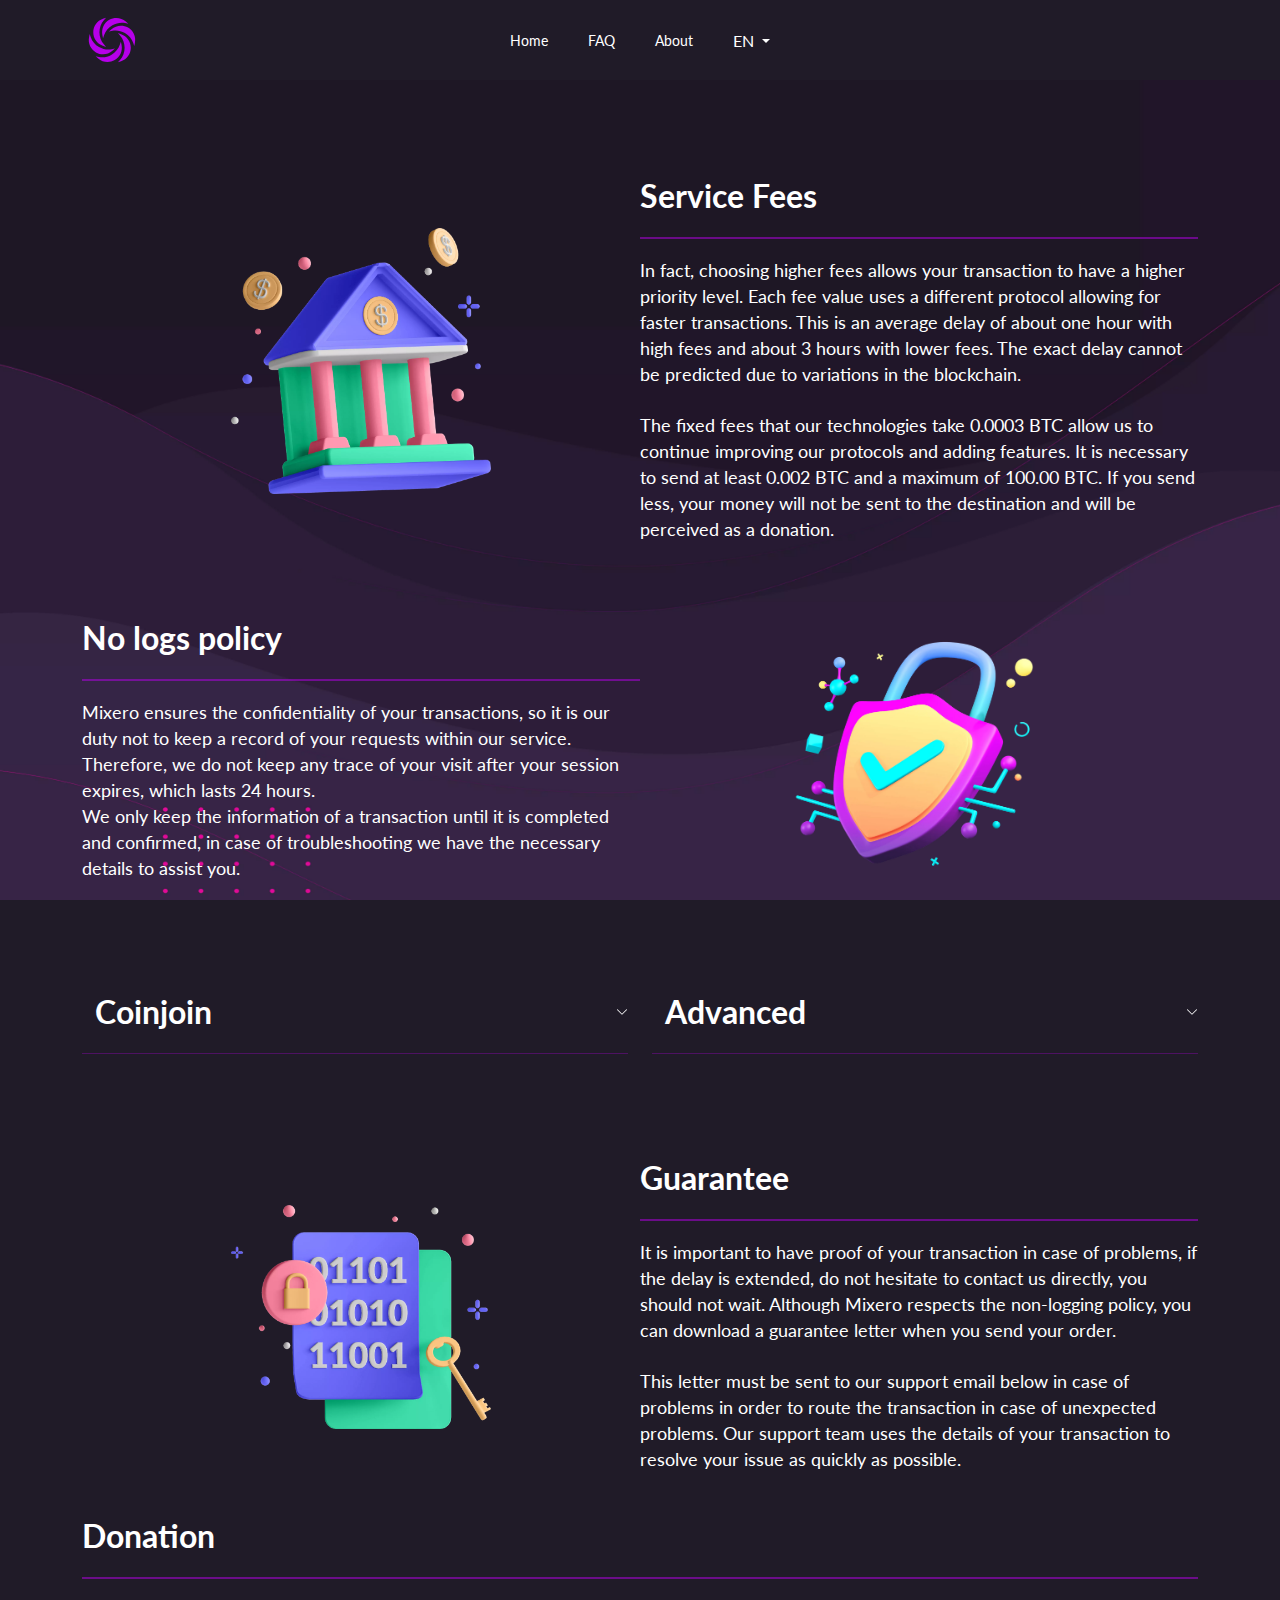
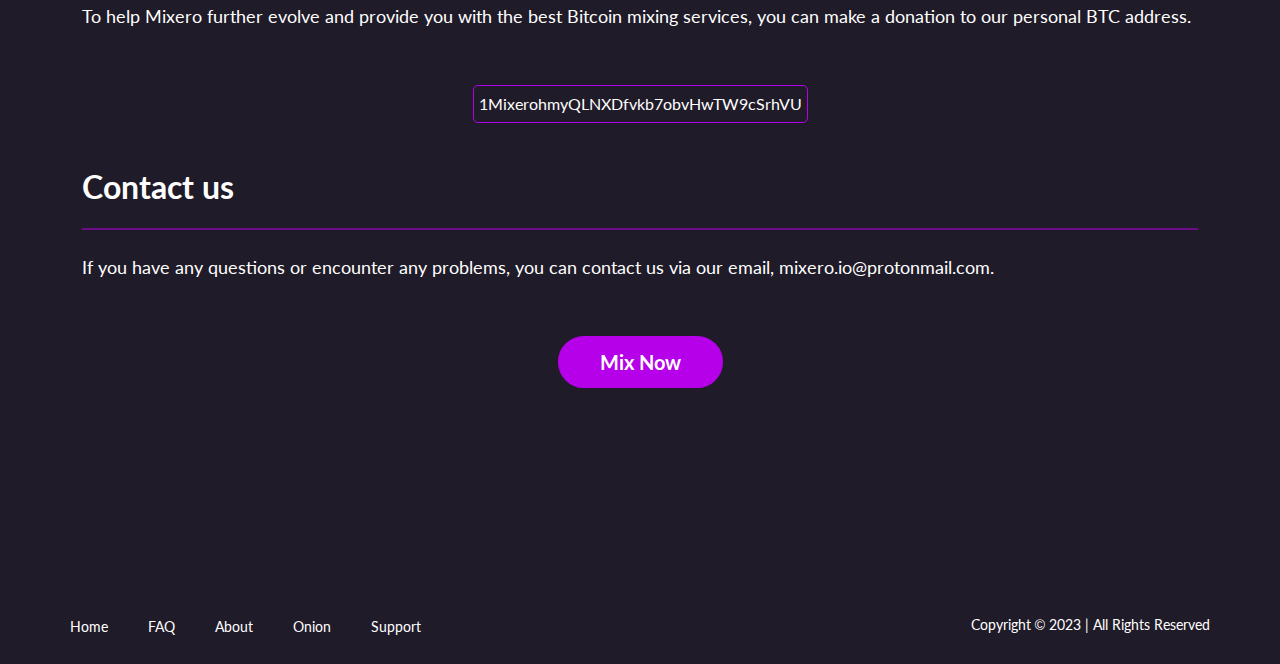
<file: about.html>
<!DOCTYPE html>
<html lang="en">
<head>
  <meta charset="UTF-8">
  <meta http-equiv="X-UA-Compatible" content="IE=edge">
  <meta name="viewport" content="width=device-width, initial-scale=1.0">
  <meta name="description" content="Mixero - Anonymization service that significantly complicates the tracking of transactions in the Bitcoin system">
  <meta name="keywords" content="Mixero, CoinJoin, Bitcoin">
  <title>Mixero - Best Bitcoin Mixer</title>
  <link rel="shortcut icon" href="assets/img/favicon.ico" type="image/x-icon">
  <link rel="apple-touch-icon" sizes="180x180" href="assets/img/apple-touch-icon.png">
  <link rel="icon" type="image/png" sizes="32x32" href="assets/img/favicon-32x32.png">
  <link rel="icon" type="image/png" sizes="16x16" href="assets/img/favicon-16x16.png">
  <link rel="icon" type="image/png" sizes="192x192"  href="assets/img/android-chrome-192x192.png">
  <link rel="manifest" href="assets/img/site.webmanifest">
  <link rel="stylesheet" href="css/bootstrap-reboot.min.css">
  <link rel="stylesheet" href="css/bootstrap.min.css">
  <link rel="stylesheet" href="css/main.css">
  <link rel="stylesheet" href="css/about.css">
  <!-- <link rel="stylesheet" href="css/light-theme.css"> -->
</head>
<body>

  <header class="section-header">
    <div class="container vertical-indent--s">
      <div class="row d-flex align-items-center">
        <div class="col-12 col-md-3 d-flex d-md-block justify-content-center mb-2 mb-md-0">
          <a href="index.html" class="header__logo logo" aria-label="Logotype of site">
            <svg xml:space="preserve" viewBox="0 0 100 100" y="0" x="0"><g class="ldl-scale" style="transform-origin: 50% 50%; transform: rotate(0deg) scale(1, 1);"><g class="ldl-ani"><g class="ldl-layer"><g class="ldl-ani" style="transform-origin: 50px 50px; transform: scale(0.91); animation: 1.14943s linear -0.680077s infinite normal forwards running breath-deb00328-69d6-4233-8f5e-a7363d3e14c6;"><path fill="#b600ea" d="M45 13.1c9.7-5.6 21.9-4.4 30.3 3l4.6 4-6-1.2c-7.7-1.5-15.9-.1-23.2 4.1-7.3 4.2-12.6 10.6-15.1 18l-2 5.8-1.2-6C30.3 29.9 35.3 18.7 45 13.1z" style="fill: #b600ea;"></path></g></g><g class="ldl-layer"><g class="ldl-ani" style="transform-origin: 50px 50px; transform: scale(0.91); animation: 1.14943s linear -0.773946s infinite normal forwards running breath-deb00328-69d6-4233-8f5e-a7363d3e14c6;"><path fill="#b600ea" d="M33.3 60.6l5.8 2-4-4.6C29.9 52.1 27 44.2 27 35.9c0-8.4 2.9-16.2 8.1-22.1l4.1-4.6-5.8 2c-10.6 3.6-17.7 13.5-17.7 24.7-.1 11.2 7 21.1 17.6 24.7z" style="fill: #b600ea;"></path></g></g><g class="ldl-layer"><g class="ldl-ani" style="transform-origin: 50px 50px; transform: scale(0.91); animation: 1.14943s linear -0.867816s infinite normal forwards running breath-deb00328-69d6-4233-8f5e-a7363d3e14c6;"><path fill="#b600ea" d="M33.6 76.2c6.2 0 12.3-2.2 17.2-6.5l4.6-4-6 1.2c-7.7 1.6-15.9.1-23.2-4.1-7.3-4.2-12.6-10.6-15.1-18l-2-5.8L8 45c-2.2 11 2.9 22.1 12.6 27.7 4 2.4 8.5 3.5 13 3.5z" style="fill: #b600ea;"></path></g></g><g class="ldl-layer"><g class="ldl-ani" style="transform-origin: 50px 50px; transform: scale(0.91); animation: 1.14943s linear -0.961686s infinite normal forwards running breath-deb00328-69d6-4233-8f5e-a7363d3e14c6;"><path fill="#b600ea" d="M67.5 59.1l-1.2-6-2 5.8c-2.5 7.4-7.9 13.8-15.1 18-7.2 4.3-15.4 5.7-23.1 4.1l-6-1.2 4.6 4c4.9 4.3 11 6.5 17.2 6.5 4.5 0 9-1.2 13.1-3.5 9.7-5.5 14.7-16.7 12.5-27.7z" style="fill: #b600ea;"></path></g></g><g class="ldl-layer"><g class="ldl-ani" style="transform-origin: 50px 50px; transform: scale(0.91); animation: 1.14943s linear -1.05556s infinite normal forwards running breath-deb00328-69d6-4233-8f5e-a7363d3e14c6;"><path fill="#b600ea" d="M66.7 39.4l-5.8-2L65 42c5.2 5.9 8.1 13.7 8.1 22.1 0 8.4-2.9 16.2-8.1 22.1l-4.1 4.6 5.8-2c10.6-3.6 17.7-13.5 17.7-24.7S77.3 43 66.7 39.4z" style="fill: #b600ea;"></path></g></g><g class="ldl-layer"><g class="ldl-ani" style="transform-origin: 50px 50px; transform: scale(0.91); animation: 1.14943s linear -1.14943s infinite normal forwards running breath-deb00328-69d6-4233-8f5e-a7363d3e14c6;"><path fill="#b600ea" d="M79.4 27.3c-9.7-5.6-21.9-4.4-30.3 3l-4.6 4 6-1.2c7.7-1.6 15.9-.1 23.2 4.1 7.3 4.2 12.6 10.6 15.1 18l2 5.8 1.2-6c2.2-11-2.9-22.1-12.6-27.7z" style="fill: #b600ea;"></path></g></g></g></g><style id="breath-deb00328-69d6-4233-8f5e-a7363d3e14c6" data-anikit="">@keyframes breath-deb00328-69d6-4233-8f5e-a7363d3e14c6
            {
              0% {
                animation-timing-function: cubic-bezier(0.9647,0.2413,-0.0705,0.7911);
                transform: scale(0.9099999999999999);
              }
              51% {
                animation-timing-function: cubic-bezier(0.9226,0.2631,-0.0308,0.7628);
                transform: scale(1.02994);
              }
              100% {
                transform: scale(0.9099999999999999);
              }
            }</style>
            </svg>
          </a>
        </div>
        <div class="col-12 col-md-6 d-flex align-items-center justify-content-center">
          <nav class="header__nav nav">
            <ul class="nav__list d-flex align-items-center justify-content-between">
              <li class="li nav__item">
                <a href="index.html" class="nav__link">Home</a>
              </li>
              <li class="li nav__item">
                <a href="faq.html" class="nav__link">FAQ</a>
              </li>
              <li class="li nav__item">
                <a href="#" class="nav__link">About</a>
              </li>
              <li class="li nav__item">
                <div class="dropdown">
                  <button class="btn btn-secondary dropdown-toggle nav__link" data-bs-toggle="dropdown"  type="button" id="langPicker" data-toggle="dropdown" aria-expanded="false">
                    EN
                  </button>
                  <ul class="dropdown-menu" aria-labelledby="langPicker">
                    <li><a class="dropdown-item" href="#">FR</a></li>
                    <li><a class="dropdown-item" href="#">RU</a></li>
                    <li><a class="dropdown-item" href="#">ES</a></li>
                    <li><a class="dropdown-item" href="#">CN</a></li>
                    <li><a class="dropdown-item" href="#">DE</a></li>
                    <li><a class="dropdown-item" href="#">IT</a></li>
                  </ul>
                </div>
              </li>
            </ul>
          </nav>
        </div>
      </div>
    </div>
  </header>

  <main class="section-main">
    <section class="section-about">
      <div class="container vertical-indent--l">
        <div class="row about__info">
          <div class="col-12">
            <div class="about-card">
              <img src="assets/img/bank.webp" alt="Bank icon" class="about-card__img">
              <div class="about-card__content">
                <h3 class="about-card__title underline">Service Fees</h3>
                <p class="about-card__description">
                  In fact, choosing higher fees allows your transaction to have a higher priority level. Each fee value uses a different protocol allowing for faster transactions.
                  This is an average delay of about one hour with high fees and about 3 hours with lower fees. The exact delay cannot be predicted due to variations in the blockchain.
                </p>
                <p class="about-card__description">
                  The fixed fees that our technologies take 0.0003 BTC allow us to continue improving our protocols and adding features.
                  It is necessary to send at least 0.002 BTC and a maximum of 100.00 BTC. If you send less, your money will not be sent to the destination and will be perceived as a donation.
                </p>
              </div>
            </div>
            <div class="about-card">
              <div class="about-card__content">
                <h3 class="about-card__title underline">No logs policy</h3>
                <p class="about-card__description">
                  Mixero ensures the confidentiality of your transactions, so it is our duty not to keep a record of your requests within our service.<br>
                  Therefore, we do not keep any trace of your visit after your session expires, which lasts 24 hours.<br>
                  We only keep the information of a transaction until it is completed and confirmed, in case of troubleshooting we have the necessary details to assist you.
                </p>
              </div>
              <img src="assets/img/nologs.webp" alt="Guarantee icon" class="about-card__img">
            </div>
          </div>
        </div>
        <div class="row d-flex mb-5">
          <div class="col-12 col-md-6">
            <div class="accordion faq-accordion about-accordion" id="coinJoinAccordion">
              <div class="card">
                <div class="card-header" id="coinJoinAccordion1">
                  <h2 class="mb-0">
                    <button class="faq-accordion__title btn btn-link btn-block text-left collapsed" type="button" data-toggle="collapse" data-target="#coinJoin" aria-expanded="true" aria-controls="coinJoinAccordion1">
                      Coinjoin
                    </button>
                  </h2>
                </div>
            
                <div id="coinJoin" class="collapse" aria-labelledby="coinJoinAccordion1" data-parent="#coinJoinAccordion">
                  <div class="card-body faq-accordion__description">
                    You should know that BTC transactions on the blockchain are transparent and the confidentiality of your transactions can be impacted.
                  </div>
                  <div class="card-body faq-accordion__description">
                    To overcome this problem, Mixero uses an algorithm called CoinJoin which varies depending on the priority order of your fees. When users make transactions, Mixero protects your privacy by mixing transactions from multiple users at once, different wallets are used as gateways and never reused so that a user cannot recover previously mixed funds. Users may have the impression of being able to easily track their transaction after using Mixero, however, the origin of the funds obtained is indeed hidden and confidential.
                  </div>
                  <div class="card-body faq-accordion__description">
                    Thus, our clients cannot worry about new transactions that may be mixed with old ones. This protocol guarantees the confidentiality of your exchanges on the blockchain.
                  </div>
                </div>
              </div>
            </div>
          </div>
          <div class="col-12 col-md-6">
            <div class="accordion faq-accordion about-accordion" id="advancedAccordion">
              <div class="card">
                <div class="card-header" id="heading1">
                  <h2 class="mb-0">
                    <button class="faq-accordion__title btn btn-link btn-block text-left collapsed" type="button" data-toggle="collapse" data-target="#advanced" aria-expanded="true" aria-controls="advancedAccordion">
                      Advanced
                    </button>
                  </h2>
                </div>
            
                <div id="advanced" class="collapse" aria-labelledby="heading1" data-parent="#advancedAccordion">
                  <div class="card-body faq-accordion__description">
                    Our advanced mode uses a rare mixing method in the world of cryptocurrencies, called "exchange" which involves exchanging funds from BTC to XMR and back to BTC. The process uses automatically generated wallets that are not linked to any exchange, making tracking the transactions extremely difficult.
                  </div>
                  <div class="card-body faq-accordion__description">
                    In addition, the privacy-focused cryptocurrency Monero is used, making chain analysis impossible and breaking the links with Monero addresses. The funds are also divided into random pieces, making it impossible to correlate the amount exchanged. The final result is a virtually undetectable transaction that passes through several wallets before arriving at the destination address. Mixero is very proud of the Advanced mode and highly recommends its use, as we believe it allows a higher level of privacy than the CoinJoin protocol and is strongly advised.
                  </div>
                  <div class="card-body faq-accordion__description">
                    Mixero is very proud of the Advanced mode and highly recommends its use, as we believe it allows a higher level of privacy than the CoinJoin protocol. This is why it requires a fixed fee and a single destination address, as its design is complex. This will be improved in the future.
                  </div>
                </div>
              </div>
            </div>
          </div>
        </div>
        <div class="row mb-5">
          <div class="col-12">
            <div class="about-card">
              <img src="assets/img/guarantee.webp" alt="Guarantee icon" class="about-card__img">
              <div class="about-card__content">
                <h3 class="about-card__title underline">Guarantee</h3>
                <p class="about-card__description">
                  It is important to have proof of your transaction in case of problems, if the delay is extended, do not hesitate to contact us directly, you should not wait. Although Mixero respects the non-logging policy, you can download a guarantee letter when you send your order.
                </p>
                <p class="about-card__description">
                  This letter must be sent to our support email below in case of problems in order to route the transaction in case of unexpected problems. Our support team uses the details of your transaction to resolve your issue as quickly as possible.
                </p>
              </div>
            </div>
          </div>
        </div>
        <div class="row mb-5">
          <div class="col-12">
            <div class="contacts">
              <p class="contacts__title underline">Donation</p>
              <p class="contacts__description">
                To help Mixero further evolve and provide you with the best Bitcoin mixing services, you can make a donation to our personal BTC address.
              </p>
              <p class="contacts__code">1MixerohmyQLNXDfvkb7obvHwTW9cSrhVU</p>
            </div>
          </div>
        </div>
        <div class="row">
          <div class="col-12">
            <div class="contacts">
              <p class="contacts__title underline">Contact us</p>
              <p class="contacts__description">
                If you have any questions or encounter any problems, you can contact us via our email, mixero.io@protonmail.com.
              </p>
              <a href="mix.html" class="contacts__btn button">Mix Now</a>
            </div>
          </div>
        </div>
      </div>
    </section>
  </main>

  <footer class="section-footer">
    <div class="container">
      <div class="row">
        <div class="col-md-6 col-12 mb-md-0 mb-4">
          <nav class="footer__nav nav justify-content-md-start justify-content-center">
            <ul class="nav__list d-flex align-items-center justify-content-between">
              <li class="li nav__item">
                <a href="index.html" class="nav__link">Home</a>
              </li>
              <li class="li nav__item">
                <a href="faq.html" class="nav__link">FAQ</a>
              </li>
              <li class="li nav__item">
                <a href="#" class="nav__link">About</a>
              </li>
              <li class="li nav__item">
                <a href="#" class="nav__link">Onion</a>
              </li>
              <li class="li nav__item">
                <a href="mailto:mixero.io@protonmail.com" class="nav__link">Support</a>
              </li>
            </ul>
          </nav>
        </div>
        <div class="col-md-6 col-12">
          <p class="footer__copyright text-center text-md-end">
            Copyright © 2023 | All Rights Reserved
          </p>
        </div>
      </div>
    </div>
  </footer>
  
  <script src="https://cdn.jsdelivr.net/npm/popper.js@1.16.0/dist/umd/popper.min.js" integrity="sha384-Q6E9RHvbIyZFJoft+2mJbHaEWldlvI9IOYy5n3zV9zzTtmI3UksdQRVvoxMfooAo" crossorigin="anonymous"></script>
  <script src="https://stackpath.bootstrapcdn.com/bootstrap/5.0.0-alpha1/js/bootstrap.min.js" integrity="sha384-oesi62hOLfzrys4LxRF63OJCXdXDipiYWBnvTl9Y9/TRlw5xlKIEHpNyvvDShgf/" crossorigin="anonymous"></script>
  <script src="js/bootstrap.bundle.min.js"></script>
  <script src="js/script.js"></script>
</body>
</html>
</file>
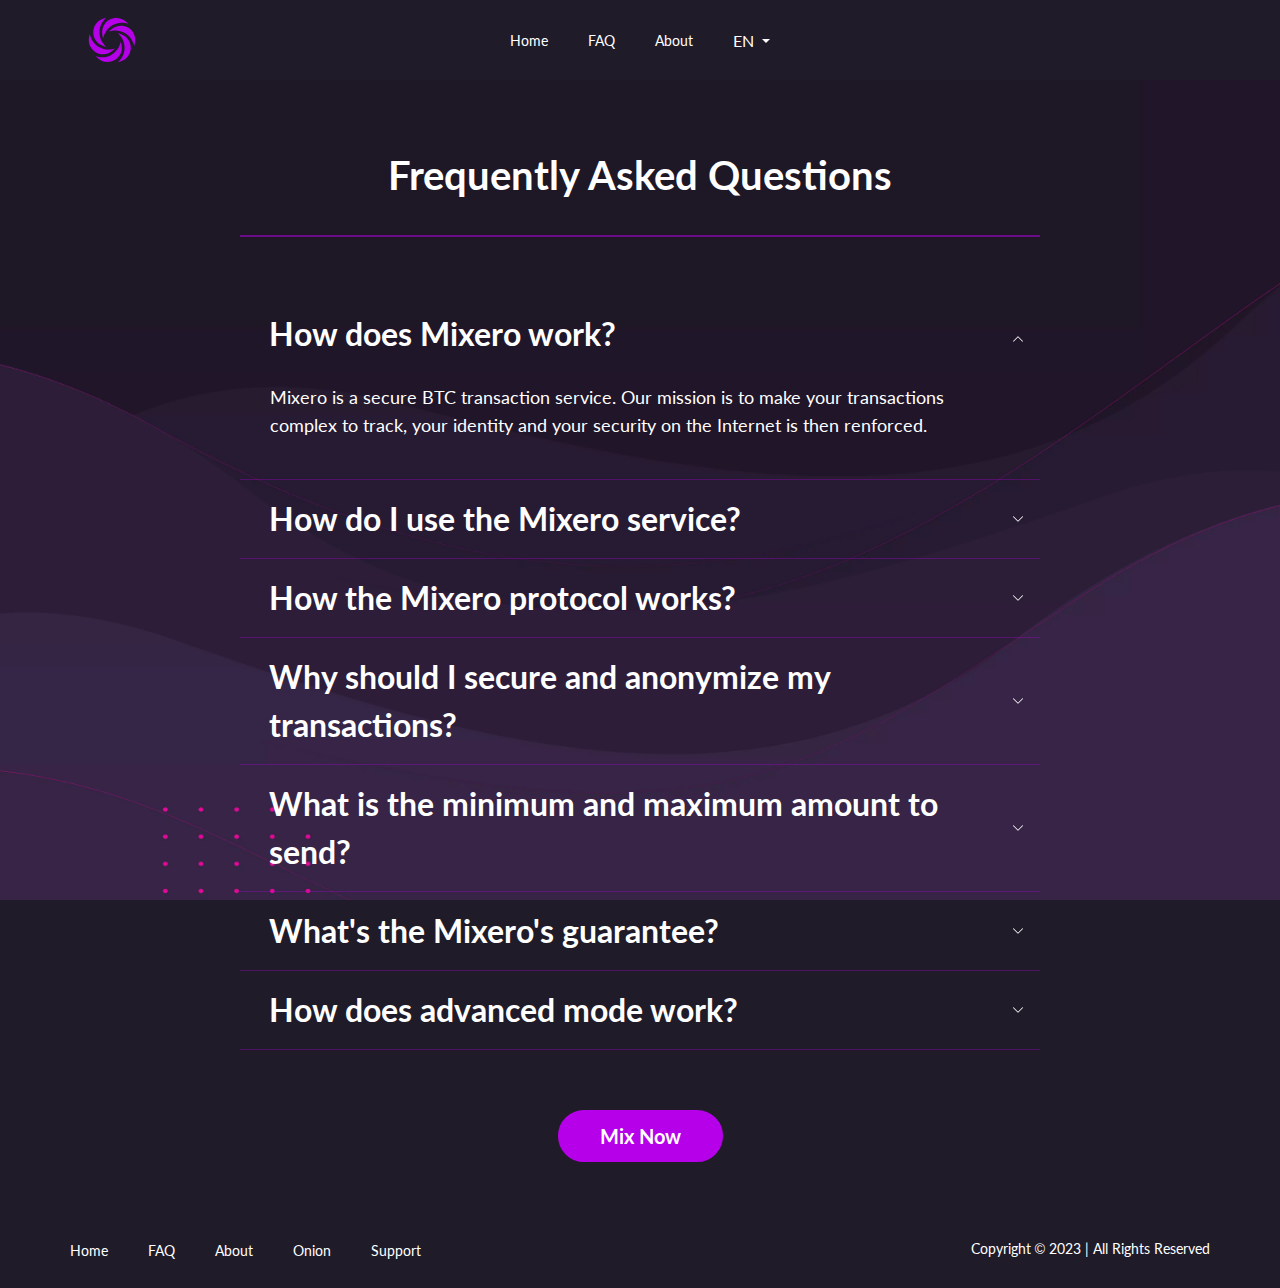
<file: faq.html>
<!DOCTYPE html>
<html lang="en">
<head>
  <meta charset="UTF-8">
  <meta http-equiv="X-UA-Compatible" content="IE=edge">
  <meta name="viewport" content="width=device-width, initial-scale=1.0">
  <title>Mixero - Best Bitcoin Mixer</title>
  <meta name="description" content="Mixero - Anonymization service that significantly complicates the tracking of transactions in the Bitcoin system">
  <meta name="keywords" content="Mixero, CoinJoin, Bitcoin">
  <link rel="shortcut icon" href="assets/img/favicon.ico" type="image/x-icon">
  <link rel="apple-touch-icon" sizes="180x180" href="assets/img/apple-touch-icon.png">
  <link rel="icon" type="image/png" sizes="32x32" href="assets/img/favicon-32x32.png">
  <link rel="icon" type="image/png" sizes="16x16" href="assets/img/favicon-16x16.png">
  <link rel="icon" type="image/png" sizes="192x192"  href="assets/img/android-chrome-192x192.png">
  <link rel="manifest" href="assets/img/site.webmanifest">
  <link rel="stylesheet" href="css/bootstrap-reboot.min.css">
  <link rel="stylesheet" href="css/bootstrap.min.css">
  <link rel="stylesheet" href="css/main.css">
  <link rel="stylesheet" href="css/faq.css">
  <!-- <link rel="stylesheet" href="css/light-theme.css"> -->
</head>
<body>

  <header class="section-header">
    <div class="container vertical-indent--s">
      <div class="row d-flex align-items-center">
        <div class="col-12 col-md-3 d-flex d-md-block justify-content-center mb-2 mb-md-0">
          <a href="index.html" class="header__logo logo" aria-label="Logotype of site">
            <svg xml:space="preserve" viewBox="0 0 100 100" y="0" x="0"><g class="ldl-scale" style="transform-origin: 50% 50%; transform: rotate(0deg) scale(1, 1);"><g class="ldl-ani"><g class="ldl-layer"><g class="ldl-ani" style="transform-origin: 50px 50px; transform: scale(0.91); animation: 1.14943s linear -0.680077s infinite normal forwards running breath-deb00328-69d6-4233-8f5e-a7363d3e14c6;"><path fill="#b600ea" d="M45 13.1c9.7-5.6 21.9-4.4 30.3 3l4.6 4-6-1.2c-7.7-1.5-15.9-.1-23.2 4.1-7.3 4.2-12.6 10.6-15.1 18l-2 5.8-1.2-6C30.3 29.9 35.3 18.7 45 13.1z" style="fill: #b600ea;"></path></g></g><g class="ldl-layer"><g class="ldl-ani" style="transform-origin: 50px 50px; transform: scale(0.91); animation: 1.14943s linear -0.773946s infinite normal forwards running breath-deb00328-69d6-4233-8f5e-a7363d3e14c6;"><path fill="#b600ea" d="M33.3 60.6l5.8 2-4-4.6C29.9 52.1 27 44.2 27 35.9c0-8.4 2.9-16.2 8.1-22.1l4.1-4.6-5.8 2c-10.6 3.6-17.7 13.5-17.7 24.7-.1 11.2 7 21.1 17.6 24.7z" style="fill: #b600ea;"></path></g></g><g class="ldl-layer"><g class="ldl-ani" style="transform-origin: 50px 50px; transform: scale(0.91); animation: 1.14943s linear -0.867816s infinite normal forwards running breath-deb00328-69d6-4233-8f5e-a7363d3e14c6;"><path fill="#b600ea" d="M33.6 76.2c6.2 0 12.3-2.2 17.2-6.5l4.6-4-6 1.2c-7.7 1.6-15.9.1-23.2-4.1-7.3-4.2-12.6-10.6-15.1-18l-2-5.8L8 45c-2.2 11 2.9 22.1 12.6 27.7 4 2.4 8.5 3.5 13 3.5z" style="fill: #b600ea;"></path></g></g><g class="ldl-layer"><g class="ldl-ani" style="transform-origin: 50px 50px; transform: scale(0.91); animation: 1.14943s linear -0.961686s infinite normal forwards running breath-deb00328-69d6-4233-8f5e-a7363d3e14c6;"><path fill="#b600ea" d="M67.5 59.1l-1.2-6-2 5.8c-2.5 7.4-7.9 13.8-15.1 18-7.2 4.3-15.4 5.7-23.1 4.1l-6-1.2 4.6 4c4.9 4.3 11 6.5 17.2 6.5 4.5 0 9-1.2 13.1-3.5 9.7-5.5 14.7-16.7 12.5-27.7z" style="fill: #b600ea;"></path></g></g><g class="ldl-layer"><g class="ldl-ani" style="transform-origin: 50px 50px; transform: scale(0.91); animation: 1.14943s linear -1.05556s infinite normal forwards running breath-deb00328-69d6-4233-8f5e-a7363d3e14c6;"><path fill="#b600ea" d="M66.7 39.4l-5.8-2L65 42c5.2 5.9 8.1 13.7 8.1 22.1 0 8.4-2.9 16.2-8.1 22.1l-4.1 4.6 5.8-2c10.6-3.6 17.7-13.5 17.7-24.7S77.3 43 66.7 39.4z" style="fill: #b600ea;"></path></g></g><g class="ldl-layer"><g class="ldl-ani" style="transform-origin: 50px 50px; transform: scale(0.91); animation: 1.14943s linear -1.14943s infinite normal forwards running breath-deb00328-69d6-4233-8f5e-a7363d3e14c6;"><path fill="#b600ea" d="M79.4 27.3c-9.7-5.6-21.9-4.4-30.3 3l-4.6 4 6-1.2c7.7-1.6 15.9-.1 23.2 4.1 7.3 4.2 12.6 10.6 15.1 18l2 5.8 1.2-6c2.2-11-2.9-22.1-12.6-27.7z" style="fill: #b600ea;"></path></g></g></g></g><style id="breath-deb00328-69d6-4233-8f5e-a7363d3e14c6" data-anikit="">@keyframes breath-deb00328-69d6-4233-8f5e-a7363d3e14c6
            {
              0% {
                animation-timing-function: cubic-bezier(0.9647,0.2413,-0.0705,0.7911);
                transform: scale(0.9099999999999999);
              }
              51% {
                animation-timing-function: cubic-bezier(0.9226,0.2631,-0.0308,0.7628);
                transform: scale(1.02994);
              }
              100% {
                transform: scale(0.9099999999999999);
              }
            }</style>
            </svg>
          </a>
        </div>
        <div class="col-12 col-md-6 d-flex align-items-center justify-content-center">
          <nav class="header__nav nav">
            <ul class="nav__list d-flex align-items-center justify-content-between">
              <li class="li nav__item">
                <a href="index.html" class="nav__link">Home</a>
              </li>
              <li class="li nav__item">
                <a href="#" class="nav__link">FAQ</a>
              </li>
              <li class="li nav__item">
                <a href="about.html" class="nav__link">About</a>
              </li>
              <li class="li nav__item">
                <div class="dropdown">
                  <button class="btn btn-secondary dropdown-toggle nav__link" data-bs-toggle="dropdown"  type="button" id="langPicker" aria-expanded="false">
                    EN
                  </button>
                  <ul class="dropdown-menu" aria-labelledby="langPicker">
                    <li><a class="dropdown-item" href="#">FR</a></li>
                    <li><a class="dropdown-item" href="#">RU</a></li>
                    <li><a class="dropdown-item" href="#">ES</a></li>
                    <li><a class="dropdown-item" href="#">CN</a></li>
                    <li><a class="dropdown-item" href="#">DE</a></li>
                    <li><a class="dropdown-item" href="#">IT</a></li>
                  </ul>
                </div>
              </li>
            </ul>
          </nav>
        </div>
      </div>
    </div>
  </header>

  <main class="section-main">
    <section class="section-faq">
      <div class="container vertical-indent--m">
        <div class="row">
          <div class="col-12">
            <h2 class="faq__title title underline">Frequently Asked Questions</h2>
          </div>
        </div>
        <div class="row">
          <div class="col-12">
            
            <div class="accordion faq-accordion" id="faq-accordion">
              <div class="card">
                <div class="card-header" id="headingOne">
                  <h2 class="mb-0">
                    <button class="faq-accordion__title btn btn-link btn-block text-left" type="button" data-toggle="collapse" data-target="#FAQ-accordion" aria-expanded="true" aria-controls="headingOne">
                      How does Mixero work?
                    </button>
                  </h2>
                </div>
            
                <div id="FAQ-accordion" class="collapse show" aria-labelledby="headingOne" data-parent="#faq-accordion">
                  <div class="card-body faq-accordion__description">
                    Mixero is a secure BTC transaction service. Our mission is to make your transactions complex to track, your identity and your security on the Internet is then renforced.
                  </div>
                </div>
              </div>
              <div class="card">
                <div class="card-header" id="headingTwo">
                  <h2 class="mb-0">
                    <button class="faq-accordion__title btn btn-link btn-block text-left collapsed" type="button" data-toggle="collapse" data-target="#collapseTwo" aria-expanded="false" aria-controls="collapseTwo">
                      How do I use the Mixero service?
                    </button>
                  </h2>
                </div>
                <div id="collapseTwo" class="collapse" aria-labelledby="headingTwo" data-parent="#faq-accordion">
                  <div class="card-body faq-accordion__description">
                    To use Mixero service, you just need to enter one or more destination BTC addresses for the transaction. Then you can choose the fees you want Mixero take. To understand why you can choose different values and their functions, refer to our about page.
                  </div>
                </div>
              </div>
              <div class="card">
                <div class="card-header" id="headingThree">
                  <h2 class="mb-0">
                    <button class="faq-accordion__title btn btn-link btn-block text-left collapsed" type="button" data-toggle="collapse" data-target="#collapseThree" aria-expanded="false" aria-controls="collapseThree">
                      How the Mixero protocol works?
                    </button>
                  </h2>
                </div>
                <div id="collapseThree" class="collapse" aria-labelledby="headingThree" data-parent="#faq-accordion">
                  <div class="card-body faq-accordion__description">
                    Mixero uses unique and complex protocols allowing almost secure transactions. The interest is to ensure your transactions are hidden on the Internet and protect your virtual identity. To achieve this goal, we use the popular protocol named CoinJoin. We don't use an existing CoinJoin algorithm, it's built by our own strategies.
                  </div>
                </div>
              </div>
              <div class="card">
                <div class="card-header" id="headingFour">
                  <h2 class="mb-0">
                    <button class="faq-accordion__title btn btn-link btn-block text-left collapsed" type="button" data-toggle="collapse" data-target="#collapseFour" aria-expanded="false" aria-controls="collapseFour">
                      Why should I secure and anonymize my transactions?
                    </button>
                  </h2>
                </div>
                <div id="collapseFour" class="collapse" aria-labelledby="headingFour" data-parent="#faq-accordion">
                  <div class="card-body faq-accordion__description">
                    It's imperative to protect yourself on the Internet, and therefore your money. Making your transactions secure and hidden will protect you from malicious hackers for example. Secondly, it's important to be the only one to know the origin of your transaction. No one should know the details of your transactions, it is a good practice to send and receive money in an unpredictable and dangerous computer world.
                  </div>
                </div>
              </div>
              <div class="card">
                <div class="card-header" id="headingFive">
                  <h2 class="mb-0">
                    <button class="faq-accordion__title btn btn-link btn-block text-left collapsed" type="button" data-toggle="collapse" data-target="#collapseFive" aria-expanded="false" aria-controls="collapseFive">
                      What is the minimum and maximum amount to send?
                    </button>
                  </h2>
                </div>
                <div id="collapseFive" class="collapse" aria-labelledby="headingFive" data-parent="#faq-accordion">
                  <div class="card-body faq-accordion__description">
                    It is necessary to send at least 0.002 BTC and maximum 100.00 BTC. If you send less, your money will not be sent to its destination for fees and will be perceived as a donation.
                  </div>
                </div>
              </div>
              <div class="card">
                <div class="card-header" id="headingSix">
                  <h2 class="mb-0">
                    <button class="faq-accordion__title btn btn-link btn-block text-left collapsed" type="button" data-toggle="collapse" data-target="#collapseSix" aria-expanded="false" aria-controls="collapseSix">
                      What's the Mixero's guarantee?
                    </button>
                  </h2>
                </div>
                <div id="collapseSix" class="collapse" aria-labelledby="headingSix" data-parent="#faq-accordion">
                  <div class="card-body faq-accordion__description">
                    You can download your Letter of Guarantee on the transaction page. It's your unique transaction proof, it's your signed transaction. In case of problem or any questions about transactions status you can send it to our support mixero.io@protonmail.com.
                  </div>
                </div>
              </div>
              <div class="card">
                <div class="card-header" id="headingSeven">
                  <h2 class="mb-0">
                    <button class="faq-accordion__title btn btn-link btn-block text-left collapsed" type="button" data-toggle="collapse" data-target="#collapseSeven" aria-expanded="false" aria-controls="collapseSeven">
                      How does advanced mode work?
                    </button>
                  </h2>
                </div>
                <div id="collapseSeven" class="collapse" aria-labelledby="headingSeven" data-parent="#faq-accordion">
                  <div class="card-body faq-accordion__description">
                    Our advanced mode uses a rare method of mixing in the world of cryptocurrencies, called swapping which involves exchanging funds from BTC to XMR and back to BTC. The process uses automatically generated wallets that are not linked to any exchange, making it extremely difficult to trace the transactions.
                  </div>
                </div>
              </div>
            </div>
          </div>
        </div>
        <div class="row">
          <div class="col-12 d-flex justify-content-center">
            <a href="mix.html" class="faq__link button">Mix Now</a>
          </div>
        </div>
      </div>
    </section>
  </main>

  <footer class="section-footer">
    <div class="container">
      <div class="row">
        <div class="col-md-6 col-12 mb-md-0 mb-4">
          <nav class="footer__nav nav justify-content-md-start justify-content-center">
            <ul class="nav__list d-flex align-items-center justify-content-between">
              <li class="li nav__item">
                <a href="index.html" class="nav__link">Home</a>
              </li>
              <li class="li nav__item">
                <a href="#" class="nav__link">FAQ</a>
              </li>
              <li class="li nav__item">
                <a href="about.html" class="nav__link">About</a>
              </li>
              <li class="li nav__item">
                <a href="#" class="nav__link">Onion</a>
              </li>
              <li class="li nav__item">
                <a href="mailto:mixero.io@protonmail.com" class="nav__link">Support</a>
              </li>
            </ul>
          </nav>
        </div>
        <div class="col-md-6 col-12">
          <p class="footer__copyright text-center text-md-end">
            Copyright © 2023 | All Rights Reserved
          </p>
        </div>
      </div>
    </div>
  </footer>
  
  <script src="https://cdn.jsdelivr.net/npm/popper.js@1.16.0/dist/umd/popper.min.js" integrity="sha384-Q6E9RHvbIyZFJoft+2mJbHaEWldlvI9IOYy5n3zV9zzTtmI3UksdQRVvoxMfooAo" crossorigin="anonymous"></script>
  <script src="https://stackpath.bootstrapcdn.com/bootstrap/5.0.0-alpha1/js/bootstrap.min.js" integrity="sha384-oesi62hOLfzrys4LxRF63OJCXdXDipiYWBnvTl9Y9/TRlw5xlKIEHpNyvvDShgf/" crossorigin="anonymous"></script>
  <script src="js/bootstrap.bundle.min.js"></script>
  <script src="js/script.js"></script>
</body>
</html>
</file>
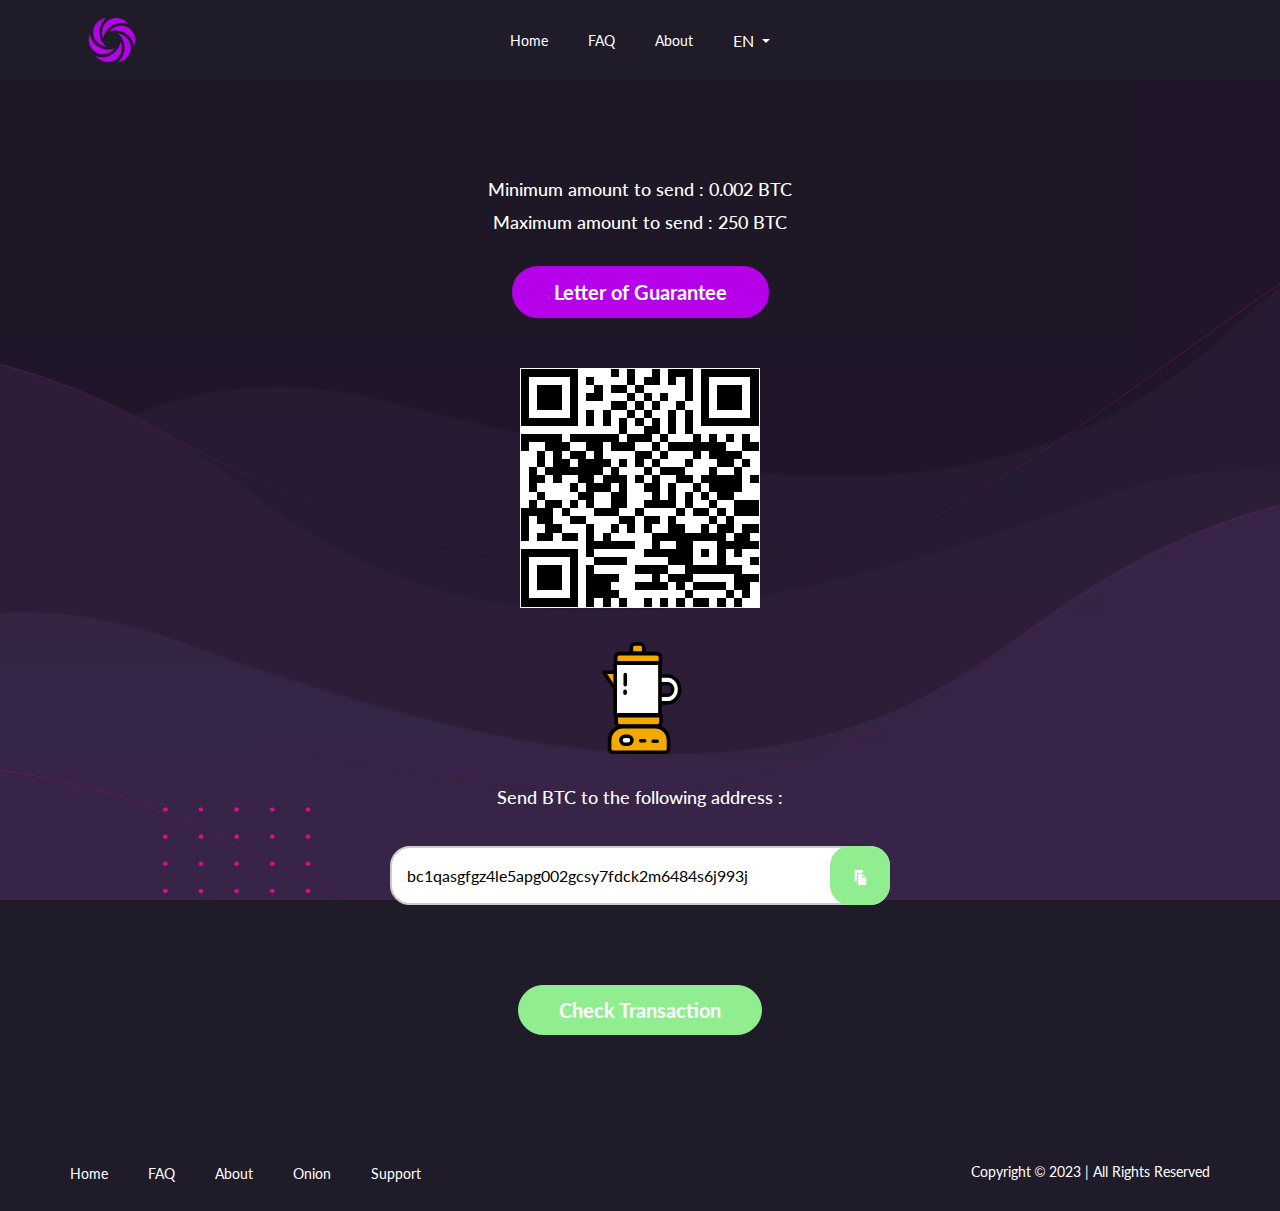
<file: invoice_coinjoin.html>
<!DOCTYPE html>
<html lang="en">
<head>
  <meta charset="UTF-8">
  <meta http-equiv="X-UA-Compatible" content="IE=edge">
  <meta name="viewport" content="width=device-width, initial-scale=1.0">
  <title>Mixero - Best Bitcoin Mixer</title>
  <meta name="description" content="Mixero - Anonymization service that significantly complicates the tracking of transactions in the Bitcoin system">
  <meta name="keywords" content="Mixero, CoinJoin, Bitcoin">
  <link rel="shortcut icon" href="assets/img/favicon.ico" type="image/x-icon">
  <link rel="apple-touch-icon" sizes="180x180" href="assets/img/apple-touch-icon.png">
  <link rel="icon" type="image/png" sizes="32x32" href="assets/img/favicon-32x32.png">
  <link rel="icon" type="image/png" sizes="16x16" href="assets/img/favicon-16x16.png">
  <link rel="icon" type="image/png" sizes="192x192"  href="assets/img/android-chrome-192x192.png">
  <link rel="manifest" href="assets/img/site.webmanifest">
  <link rel="stylesheet" href="css/bootstrap-reboot.min.css">
  <link rel="stylesheet" href="css/bootstrap.min.css">
  <link rel="stylesheet" href="css/main.css">
  <link rel="stylesheet" href="css/coinjoin.css">
  <!-- <link rel="stylesheet" href="css/light-theme.css"> -->
</head>
<body>

  <header class="section-header">
    <div class="container vertical-indent--s">
      <div class="row d-flex align-items-center">
        <div class="col-12 col-md-3 d-flex d-md-block justify-content-center mb-2 mb-md-0">
          <a href="index.html" class="header__logo logo" aria-label="Logotype of site">
            <svg xml:space="preserve" viewBox="0 0 100 100" y="0" x="0"><g class="ldl-scale" style="transform-origin: 50% 50%; transform: rotate(0deg) scale(1, 1);"><g class="ldl-ani"><g class="ldl-layer"><g class="ldl-ani" style="transform-origin: 50px 50px; transform: scale(0.91); animation: 1.14943s linear -0.680077s infinite normal forwards running breath-deb00328-69d6-4233-8f5e-a7363d3e14c6;"><path fill="#b600ea" d="M45 13.1c9.7-5.6 21.9-4.4 30.3 3l4.6 4-6-1.2c-7.7-1.5-15.9-.1-23.2 4.1-7.3 4.2-12.6 10.6-15.1 18l-2 5.8-1.2-6C30.3 29.9 35.3 18.7 45 13.1z" style="fill: #b600ea;"></path></g></g><g class="ldl-layer"><g class="ldl-ani" style="transform-origin: 50px 50px; transform: scale(0.91); animation: 1.14943s linear -0.773946s infinite normal forwards running breath-deb00328-69d6-4233-8f5e-a7363d3e14c6;"><path fill="#b600ea" d="M33.3 60.6l5.8 2-4-4.6C29.9 52.1 27 44.2 27 35.9c0-8.4 2.9-16.2 8.1-22.1l4.1-4.6-5.8 2c-10.6 3.6-17.7 13.5-17.7 24.7-.1 11.2 7 21.1 17.6 24.7z" style="fill: #b600ea;"></path></g></g><g class="ldl-layer"><g class="ldl-ani" style="transform-origin: 50px 50px; transform: scale(0.91); animation: 1.14943s linear -0.867816s infinite normal forwards running breath-deb00328-69d6-4233-8f5e-a7363d3e14c6;"><path fill="#b600ea" d="M33.6 76.2c6.2 0 12.3-2.2 17.2-6.5l4.6-4-6 1.2c-7.7 1.6-15.9.1-23.2-4.1-7.3-4.2-12.6-10.6-15.1-18l-2-5.8L8 45c-2.2 11 2.9 22.1 12.6 27.7 4 2.4 8.5 3.5 13 3.5z" style="fill: #b600ea;"></path></g></g><g class="ldl-layer"><g class="ldl-ani" style="transform-origin: 50px 50px; transform: scale(0.91); animation: 1.14943s linear -0.961686s infinite normal forwards running breath-deb00328-69d6-4233-8f5e-a7363d3e14c6;"><path fill="#b600ea" d="M67.5 59.1l-1.2-6-2 5.8c-2.5 7.4-7.9 13.8-15.1 18-7.2 4.3-15.4 5.7-23.1 4.1l-6-1.2 4.6 4c4.9 4.3 11 6.5 17.2 6.5 4.5 0 9-1.2 13.1-3.5 9.7-5.5 14.7-16.7 12.5-27.7z" style="fill: #b600ea;"></path></g></g><g class="ldl-layer"><g class="ldl-ani" style="transform-origin: 50px 50px; transform: scale(0.91); animation: 1.14943s linear -1.05556s infinite normal forwards running breath-deb00328-69d6-4233-8f5e-a7363d3e14c6;"><path fill="#b600ea" d="M66.7 39.4l-5.8-2L65 42c5.2 5.9 8.1 13.7 8.1 22.1 0 8.4-2.9 16.2-8.1 22.1l-4.1 4.6 5.8-2c10.6-3.6 17.7-13.5 17.7-24.7S77.3 43 66.7 39.4z" style="fill: #b600ea;"></path></g></g><g class="ldl-layer"><g class="ldl-ani" style="transform-origin: 50px 50px; transform: scale(0.91); animation: 1.14943s linear -1.14943s infinite normal forwards running breath-deb00328-69d6-4233-8f5e-a7363d3e14c6;"><path fill="#b600ea" d="M79.4 27.3c-9.7-5.6-21.9-4.4-30.3 3l-4.6 4 6-1.2c7.7-1.6 15.9-.1 23.2 4.1 7.3 4.2 12.6 10.6 15.1 18l2 5.8 1.2-6c2.2-11-2.9-22.1-12.6-27.7z" style="fill: #b600ea;"></path></g></g></g></g><style id="breath-deb00328-69d6-4233-8f5e-a7363d3e14c6" data-anikit="">@keyframes breath-deb00328-69d6-4233-8f5e-a7363d3e14c6
            {
              0% {
                animation-timing-function: cubic-bezier(0.9647,0.2413,-0.0705,0.7911);
                transform: scale(0.9099999999999999);
              }
              51% {
                animation-timing-function: cubic-bezier(0.9226,0.2631,-0.0308,0.7628);
                transform: scale(1.02994);
              }
              100% {
                transform: scale(0.9099999999999999);
              }
            }</style>
            </svg>
          </a>
        </div>
        <div class="col-12 col-md-6 d-flex align-items-center justify-content-center">
          <nav class="header__nav nav">
            <ul class="nav__list d-flex align-items-center justify-content-between">
              <li class="li nav__item">
                <a href="index.html" class="nav__link">Home</a>
              </li>
              <li class="li nav__item">
                <a href="#" class="nav__link">FAQ</a>
              </li>
              <li class="li nav__item">
                <a href="about.html" class="nav__link">About</a>
              </li>
              <li class="li nav__item">
                <div class="dropdown">
                  <button class="btn btn-secondary dropdown-toggle nav__link" data-bs-toggle="dropdown"  type="button" id="langPicker" aria-expanded="false">
                    EN
                  </button>
                  <ul class="dropdown-menu" aria-labelledby="langPicker">
                    <li><a class="dropdown-item" href="#">FR</a></li>
                    <li><a class="dropdown-item" href="#">RU</a></li>
                    <li><a class="dropdown-item" href="#">ES</a></li>
                    <li><a class="dropdown-item" href="#">CN</a></li>
                    <li><a class="dropdown-item" href="#">DE</a></li>
                    <li><a class="dropdown-item" href="#">IT</a></li>
                  </ul>
                </div>
              </li>
            </ul>
          </nav>
        </div>
      </div>
    </div>
  </header>

  <main class="section-main">
    <section class="section-coinjoin">
      <div class="container vertical-indent--l">
        <div class="row">
          <div class="col-12 d-flex align-items-center flex-column">
            <div class="coinjoin__desc">
              <p class="coinjoin__text">Minimum amount to send : 0.002 BTC</p>
              <p class="coinjoin__text">Maximum amount to send : 250 BTC</p>
            </div>
            <a href="assets/files/LetterOfGuarantee.txt" class="coinjoin__letter button" download>Letter of Guarantee</a>
            <img src="assets/img/qr.jpg" alt="QR of letter" class="coinjoin__qr">
          </div>
          <div class="col-12 d-flex align-items-center flex-column">
            <img src="assets/svg/blender.svg" alt="Blender icon" class="coinjoin__blender">
            <div class="coinjoin__bitcoin-address">
              <p class="coinjoin__text">Send BTC to the following address :</p>
              <div class="coinjoin__input-wrap">
                <input type="text" value="bc1qasgfgz4le5apg002gcsy7fdck2m6484s6j993j" class="coinjoin__input" readonly>
                <button class="coinjoin__copy">
                  <svg fill="#ffffff" height="50" width="50" viewBox="0 0 442 442">
                    <g>
                      <polygon points="291,0 51,0 51,332 121,332 121,80 291,80 	"/>
                      <polygon points="306,125 306,195 376,195 	"/>
                      <polygon points="276,225 276,110 151,110 151,442 391,442 391,225 	"/>
                    </g>
                  </svg>
                </button>
              </div>
              <button class="coinjoin__check button" data-bs-toggle="modal" data-bs-target="#transactionModal">Check transaction</button>
            </div>
          </div>
        </div>
      </div>
    </section>
  </main>

  <footer class="section-footer">
    <div class="container">
      <div class="row">
        <div class="col-md-6 col-12 mb-md-0 mb-4">
          <nav class="footer__nav nav justify-content-md-start justify-content-center">
            <ul class="nav__list d-flex align-items-center justify-content-between">
              <li class="li nav__item">
                <a href="index.html" class="nav__link">Home</a>
              </li>
              <li class="li nav__item">
                <a href="#" class="nav__link">FAQ</a>
              </li>
              <li class="li nav__item">
                <a href="about.html" class="nav__link">About</a>
              </li>
              <li class="li nav__item">
                <a href="#" class="nav__link">Onion</a>
              </li>
              <li class="li nav__item">
                <a href="mailto:mixero.io@protonmail.com" class="nav__link">Support</a>
              </li>
            </ul>
          </nav>
        </div>
        <div class="col-md-6 col-12">
          <p class="footer__copyright text-center text-md-end">
            Copyright © 2023 | All Rights Reserved
          </p>
        </div>
      </div>
    </div>
  </footer>
  

  <div class="modal fade coinjoin-modal" id="transactionModal" tabindex="-1" aria-labelledby="transactionModalLabel" aria-hidden="true">
    <div class="modal-dialog modal-dialog-centered">
      <div class="modal-content">
        <div class="modal-body coinjoin-modal__content">
          <p class="coinjoin-modal__title">Status:</p>
          <p class="coinjoin-modal__desc">No transactions have been detected.</p>
          <button type="button" class="btn coinjoin-modal__btn" data-bs-dismiss="modal">OK</button>
        </div>
      </div>
    </div>
  </div>

  <script src="https://cdn.jsdelivr.net/npm/popper.js@1.16.0/dist/umd/popper.min.js" integrity="sha384-Q6E9RHvbIyZFJoft+2mJbHaEWldlvI9IOYy5n3zV9zzTtmI3UksdQRVvoxMfooAo" crossorigin="anonymous"></script>
  <script src="https://stackpath.bootstrapcdn.com/bootstrap/5.0.0-alpha1/js/bootstrap.min.js" integrity="sha384-oesi62hOLfzrys4LxRF63OJCXdXDipiYWBnvTl9Y9/TRlw5xlKIEHpNyvvDShgf/" crossorigin="anonymous"></script>
  <script src="js/bootstrap.bundle.min.js"></script>
  <script src="js/script.js"></script>
  <script src="js/coinjoin.js"></script>
</body>
</html>
</file>
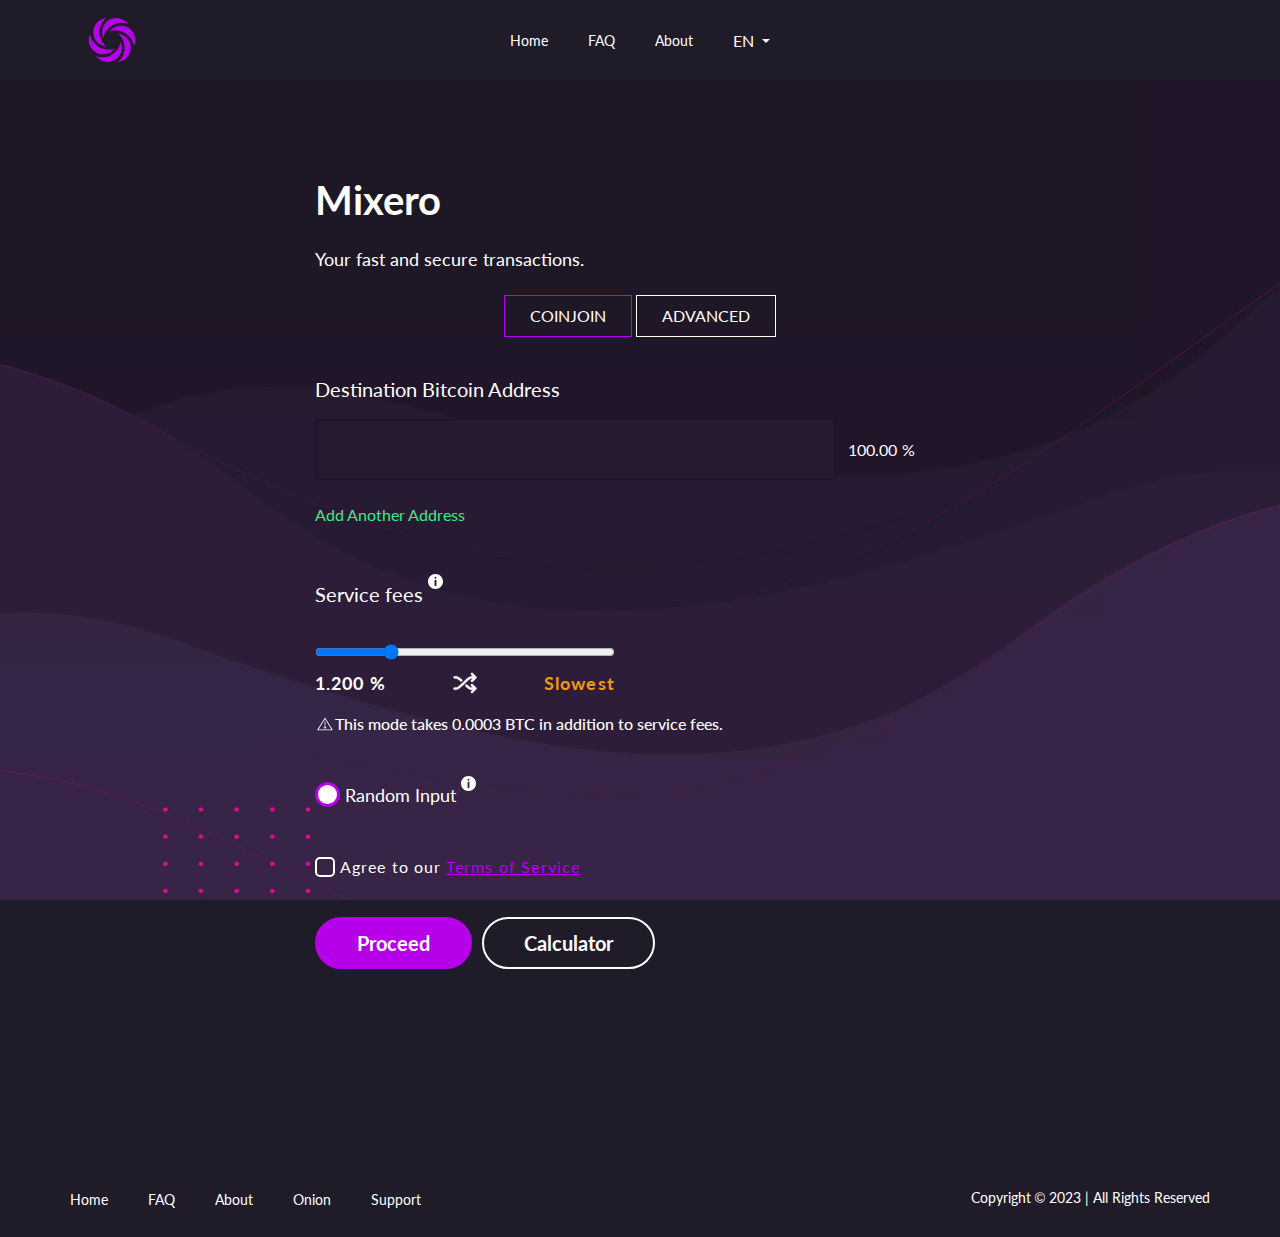
<file: mix.html>
<!DOCTYPE html>
<html lang="en">
<head>
  <meta charset="UTF-8">
  <meta http-equiv="X-UA-Compatible" content="IE=edge">
  <meta name="viewport" content="width=device-width, initial-scale=1.0">
  <meta name="description" content="Mixero - Anonymization service that significantly complicates the tracking of transactions in the Bitcoin system">
  <meta name="keywords" content="Mixero, CoinJoin, Bitcoin">
  <title>Mixero - Best Bitcoin Mixer</title>
  <link rel="shortcut icon" href="assets/img/favicon.ico" type="image/x-icon">
  <link rel="apple-touch-icon" sizes="180x180" href="assets/img/apple-touch-icon.png">
  <link rel="icon" type="image/png" sizes="32x32" href="assets/img/favicon-32x32.png">
  <link rel="icon" type="image/png" sizes="16x16" href="assets/img/favicon-16x16.png">
  <link rel="icon" type="image/png" sizes="192x192"  href="assets/img/android-chrome-192x192.png">
  <link rel="manifest" href="assets/img/site.webmanifest">
  <link rel="stylesheet" href="css/bootstrap-reboot.min.css">
  <link rel="stylesheet" href="css/bootstrap.min.css">
  <link rel="stylesheet" href="css/main.css">
  <link rel="stylesheet" href="css/mix.css">
  <!-- <link rel="stylesheet" href="css/light-theme.css"> -->
</head>
<body>

  <header class="section-header">
    <div class="container vertical-indent--s">
      <div class="row d-flex align-items-center">
        <div class="col-12 col-md-3 d-flex d-md-block justify-content-center mb-2 mb-md-0">
          <a href="index.html" class="header__logo logo" aria-label="Logotype of site">
            <svg xml:space="preserve" viewBox="0 0 100 100" y="0" x="0"><g class="ldl-scale" style="transform-origin: 50% 50%; transform: rotate(0deg) scale(1, 1);"><g class="ldl-ani"><g class="ldl-layer"><g class="ldl-ani" style="transform-origin: 50px 50px; transform: scale(0.91); animation: 1.14943s linear -0.680077s infinite normal forwards running breath-deb00328-69d6-4233-8f5e-a7363d3e14c6;"><path fill="#b600ea" d="M45 13.1c9.7-5.6 21.9-4.4 30.3 3l4.6 4-6-1.2c-7.7-1.5-15.9-.1-23.2 4.1-7.3 4.2-12.6 10.6-15.1 18l-2 5.8-1.2-6C30.3 29.9 35.3 18.7 45 13.1z" style="fill: #b600ea;"></path></g></g><g class="ldl-layer"><g class="ldl-ani" style="transform-origin: 50px 50px; transform: scale(0.91); animation: 1.14943s linear -0.773946s infinite normal forwards running breath-deb00328-69d6-4233-8f5e-a7363d3e14c6;"><path fill="#b600ea" d="M33.3 60.6l5.8 2-4-4.6C29.9 52.1 27 44.2 27 35.9c0-8.4 2.9-16.2 8.1-22.1l4.1-4.6-5.8 2c-10.6 3.6-17.7 13.5-17.7 24.7-.1 11.2 7 21.1 17.6 24.7z" style="fill: #b600ea;"></path></g></g><g class="ldl-layer"><g class="ldl-ani" style="transform-origin: 50px 50px; transform: scale(0.91); animation: 1.14943s linear -0.867816s infinite normal forwards running breath-deb00328-69d6-4233-8f5e-a7363d3e14c6;"><path fill="#b600ea" d="M33.6 76.2c6.2 0 12.3-2.2 17.2-6.5l4.6-4-6 1.2c-7.7 1.6-15.9.1-23.2-4.1-7.3-4.2-12.6-10.6-15.1-18l-2-5.8L8 45c-2.2 11 2.9 22.1 12.6 27.7 4 2.4 8.5 3.5 13 3.5z" style="fill: #b600ea;"></path></g></g><g class="ldl-layer"><g class="ldl-ani" style="transform-origin: 50px 50px; transform: scale(0.91); animation: 1.14943s linear -0.961686s infinite normal forwards running breath-deb00328-69d6-4233-8f5e-a7363d3e14c6;"><path fill="#b600ea" d="M67.5 59.1l-1.2-6-2 5.8c-2.5 7.4-7.9 13.8-15.1 18-7.2 4.3-15.4 5.7-23.1 4.1l-6-1.2 4.6 4c4.9 4.3 11 6.5 17.2 6.5 4.5 0 9-1.2 13.1-3.5 9.7-5.5 14.7-16.7 12.5-27.7z" style="fill: #b600ea;"></path></g></g><g class="ldl-layer"><g class="ldl-ani" style="transform-origin: 50px 50px; transform: scale(0.91); animation: 1.14943s linear -1.05556s infinite normal forwards running breath-deb00328-69d6-4233-8f5e-a7363d3e14c6;"><path fill="#b600ea" d="M66.7 39.4l-5.8-2L65 42c5.2 5.9 8.1 13.7 8.1 22.1 0 8.4-2.9 16.2-8.1 22.1l-4.1 4.6 5.8-2c10.6-3.6 17.7-13.5 17.7-24.7S77.3 43 66.7 39.4z" style="fill: #b600ea;"></path></g></g><g class="ldl-layer"><g class="ldl-ani" style="transform-origin: 50px 50px; transform: scale(0.91); animation: 1.14943s linear -1.14943s infinite normal forwards running breath-deb00328-69d6-4233-8f5e-a7363d3e14c6;"><path fill="#b600ea" d="M79.4 27.3c-9.7-5.6-21.9-4.4-30.3 3l-4.6 4 6-1.2c7.7-1.6 15.9-.1 23.2 4.1 7.3 4.2 12.6 10.6 15.1 18l2 5.8 1.2-6c2.2-11-2.9-22.1-12.6-27.7z" style="fill: #b600ea;"></path></g></g></g></g><style id="breath-deb00328-69d6-4233-8f5e-a7363d3e14c6" data-anikit="">@keyframes breath-deb00328-69d6-4233-8f5e-a7363d3e14c6
            {
              0% {
                animation-timing-function: cubic-bezier(0.9647,0.2413,-0.0705,0.7911);
                transform: scale(0.9099999999999999);
              }
              51% {
                animation-timing-function: cubic-bezier(0.9226,0.2631,-0.0308,0.7628);
                transform: scale(1.02994);
              }
              100% {
                transform: scale(0.9099999999999999);
              }
            }</style>
            </svg>
          </a>
        </div>
        <div class="col-12 col-md-6 d-flex align-items-center justify-content-center mb-md-0 mb-2">
          <nav class="header__nav nav">
            <ul class="nav__list d-flex align-items-center justify-content-between">
              <li class="li nav__item">
                <a href="index.html" class="nav__link">Home</a>
              </li>
              <li class="li nav__item">
                <a href="faq.html" class="nav__link">FAQ</a>
              </li>
              <li class="li nav__item">
                <a href="about.html" class="nav__link">About</a>
              </li>
              <li class="li nav__item">
                <div class="dropdown">
                  <button class="btn btn-secondary dropdown-toggle nav__link" data-bs-toggle="dropdown" type="button" id="langPicker" aria-expanded="false">
                    EN
                  </button>
                  <ul class="dropdown-menu" aria-labelledby="langPicker">
                    <li><a class="dropdown-item" href="#">FR</a></li>
                    <li><a class="dropdown-item" href="#">RU</a></li>
                    <li><a class="dropdown-item" href="#">ES</a></li>
                    <li><a class="dropdown-item" href="#">CN</a></li>
                    <li><a class="dropdown-item" href="#">DE</a></li>
                    <li><a class="dropdown-item" href="#">IT</a></li>
                  </ul>
                </div>
              </li>
            </ul>
          </nav>
        </div>
        <div class="col-12 col-md-3 d-flex justify-content-md-end justify-content-center">
          <div class="coin"></div>
        </div>
      </div>
    </div>
  </header>

  <main class="section-main">
    <section class="section-mix">
      <div class="container vertical-indent--l">
        <div class="row">
          <div class="col-12">
            <div class="mix__container">
              <h1 class="mix__title">Mixero</h1>
              <p class="mix__description">Your fast and secure transactions.</p>
            </div>
          </div>
        </div>
        <div class="row">
          <div class="col-12">
            <div class="mix__container">
              <nav class="mix-nav mix__nav">
                <div class="nav nav-tabs" id="nav-tab" role="tablist">
                  <a class="nav-link active" id="coinjoin-tab" data-bs-toggle="tab" href="#coinjoin" role="tab" aria-controls="coinjoin" aria-selected="true">Coinjoin</a>
                  <a class="nav-link" id="advanced-tab" data-bs-toggle="tab" href="#advanced" role="tab" aria-controls="advanced" aria-selected="false">Advanced</a>
                </div>
              </nav>
              <div class="tab-content" id="nav-tabContent">
                <div class="tab-pane fade show active" id="coinjoin" role="tabpanel" aria-labelledby="coinjoin-tab">
                  <form action="invoice_coinjoin.html" class="mix-form" id="mix-form">
                    <div class="mix-form__bitcoin">
                      <p class="mix-form__title">Destination Bitcoin address</p>
                      <ul class="mix-form__list">
                        <li class="mix-form__item">
                          <div class="mix-form__item-inner">
                            <input class="mix-form__input" name="bitcoin-address" type="text" required>
                            <label class="mix-form__percent-wrap">
                              <input type="number" class="mix-form__percent" min="1" step=".1" max="100" value="100.00" disabled id="0">
                            </label>
                          </div>
                        </li>
                      </ul>
                      <button class="mix-form__btn-address" type="button">Add Another address</button>
                    </div>
                    <div class="mix-form__service">
                      <p class="mix-form__caption tool">
                        Service fees
                        <span class="tool__content" data-tool="Mixero recommends changing service fees randomly to increase  the level of privacy"></span>
                      </p>
                      <div class="mix-form__range-wrap">
                        <div class="mix-form__range-inner">
                          <input class="mix-form__range" type="range" name="service-fees" min="0" max="5000" step="0.001" value="1200">
                          <div class="mix-form__info">
                            <span class="mix-form__value">1.200 %</span>
                            <button class="mix-form__shuffle" type="button" aria-label="Button to shuffle percent">
                              <svg width="92" height="92" viewBox="0 0 92 92">
                                <path d="M68.2 30C64 30 53.5 40.4 45.8 47.9 34.2 59.1 23.2 70 14.4 70H9c-2.2 0-4-1.8-4-4s1.8-4 4-4h5.4c5.6 0 16.8-11.2 25.8-19.9 11-10.6 20.5-20.1 28-20.1h5.2l-5.5-5.3c-1.6-1.6-1.6-3.9 0-5.5s4.1-1.6 5.7 0l12.3 12.3c.8.8 1.2 1.8 1.2 2.8 0 1.1-.4 2.1-1.2 2.8L73.5 41.4c-.8.8-1.8 1.1-2.8 1.1-1 0-2-.4-2.8-1.2-1.6-1.6-1.6-4.2 0-5.7l5.5-5.6h-5.2zm5.3 20.6c-1.6-1.6-4.1-1.6-5.7 0-1.6 1.6-1.6 4.2 0 5.8l5.5 5.6h-5.2c-3.3 0-8.8-4.9-14.2-9.9-1.6-1.5-4.1-1.5-5.7.1-1.5 1.6-1.4 4.3.2 5.8 8.4 7.7 14 12 19.8 12h5.2l-5.5 5.3c-1.6 1.6-1.6 4 0 5.6.8.8 1.8 1.1 2.8 1.1 1 0 2-.4 2.8-1.2l12.3-12.3c.8-.8 1.2-1.8 1.2-2.8 0-1.1-.4-2.1-1.2-2.8L73.5 50.6zM9 30h5.4c4.2 0 10.5 5.4 15.5 9.9.8.7 1.7 1.1 2.7 1.1 1.1 0 2.2-.4 3-1.3 1.5-1.6 1.4-4.3-.3-5.8-7.8-7.1-14.4-12-20.9-12H9c-2.2 0-4 1.8-4 4S6.8 30 9 30z">
                                </path>
                              </svg>
                            </button>
                            <span class="mix-form__speed mix-form__speed--slow">Slowest</span>
                          </div>
                        </div>
                        <p class="mix-form__description">This mode takes 0.0003 BTC in addition to service fees.</p>
                        <label class="mix-form__label">
                          <input class="mix-form__radio visually-hidden" type="checkbox" name="random-input">
                          <span class="mix-form__radio-style"></span>
                          <span class="mix-form__radio-text tool">
                            Random input
                            <span class="tool__content" data-tool="By selecting this option, you will receive your funds from a random number of input addresses, we advice this setting to increase privacy and takes 1.2 % minimum."></span>
                          </span>
                        </label>
                        <label class="mix-form__label">
                          <input class="mix-form__checkbox visually-hidden" type="checkbox" name="random-input" required>
                          <span class="mix-form__checkbox-style"></span>
                          <span class="mix-form__checkbox-text">Agree to our <a class="mix-form__checkbox-link" href="#">Terms of Service</a></span>
                        </label>
                      </div>
                    </div>
                    <div class="mix-form__confirm">
                      <button class="button mix-form__btn-confirm" type="submit">Proceed</button>
                      <button class="button mix-form__btn-calculator" type="button">Calculator</button>
                    </div>
                    <div class="calculator">
                      <label class="calculator__label">
                        <span class="calculator__text">You send:</span>
                        <input class="calculator__input input-f" value="1" type="text" name="sended-bitcoin">
                      </label>
                      <label class="calculator__label">
                        <span class="calculator__text">You receive:</span>
                        <input class="calculator__input calculator__input-receive input-f" value="~0.97280000 BTC" disabled>
                      </label>
                    </div>
                  </form>
                </div>
                <div class="tab-pane fade" id="advanced" role="tabpanel" aria-labelledby="advanced-tab">
                  <form action="invoice_coinjoin.html" class="mix-form">
                    <div class="mix-form__bitcoin">
                      <p class="mix-form__title">Destination Bitcoin address</p>
                      <ul class="mix-form__list">
                        <li class="mix-form__item">
                          <div class="mix-form__item-inner">
                            <input class="mix-form__input" name="bitcoin-address" type="text" required>
                            <span class="mix-form__text">100.00%</span>
                          </div>
                        </li>
                      </ul>
                    </div>
                    <div class="mix-form__service">
                      <p class="mix-form__caption">
                        Service fees
                      </p>
                      <select class="mix-form__select" aria-label="Service fees select">
                        <option selected>1.928 %</option>
                      </select>
                      <div class="mix-form__range-wrap">
                        <p class="mix-form__description mix-form__description--advanced">This mode provides an extra layer of privacy by XMR (Monero) bridge.</p>
                        <label class="mix-form__label">
                          <input class="mix-form__checkbox visually-hidden" type="checkbox" name="random-input" required>
                          <span class="mix-form__checkbox-style"></span>
                          <span class="mix-form__checkbox-text">Agree to our <a class="mix-form__checkbox-link" href="#">Terms of Service</a></span>
                        </label>
                      </div>
                    </div>
                    <div class="mix-form__confirm">
                      <button class="button mix-form__btn-confirm" type="submit">Proceed</button>
                      <button class="button mix-form__btn-calculator" type="button">Calculator</button>
                    </div>
                    <div class="calculator">
                      <label class="calculator__label">
                        <span class="calculator__text">You send:</span>
                        <input class="calculator__input input-f" value="1" type="number" name="sended-bitcoin">
                      </label>
                      <label class="calculator__label">
                        <span class="calculator__text">You receive:</span>
                        <input class="calculator__input calculator__input-receive input-f" value="~0.97280000 BTC" disabled>
                      </label>
                    </div>
                  </form>
                </div>
              </div>
            </div>
          </div>
        </div>
      </div>
    </section>
  </main>

  <footer class="section-footer">
    <div class="container">
      <div class="row">
        <div class="col-md-6 col-12 mb-md-0 mb-4">
          <nav class="footer__nav nav justify-content-md-start justify-content-center">
            <ul class="nav__list d-flex align-items-center justify-content-between">
              <li class="li nav__item">
                <a href="index.html" class="nav__link">Home</a>
              </li>
              <li class="li nav__item">
                <a href="faq.html" class="nav__link">FAQ</a>
              </li>
              <li class="li nav__item">
                <a href="about.html" class="nav__link">About</a>
              </li>
              <li class="li nav__item">
                <a href="#" class="nav__link">Onion</a>
              </li>
              <li class="li nav__item">
                <a href="mailto:mixero.io@protonmail.com" class="nav__link">Support</a>
              </li>
            </ul>
          </nav>
        </div>
        <div class="col-md-6 col-12">
          <p class="footer__copyright text-center text-md-end">
            Copyright © 2023 | All Rights Reserved
          </p>
        </div>
      </div>
    </div>
  </footer>
  
  <script src="https://cdn.jsdelivr.net/npm/popper.js@1.16.0/dist/umd/popper.min.js" integrity="sha384-Q6E9RHvbIyZFJoft+2mJbHaEWldlvI9IOYy5n3zV9zzTtmI3UksdQRVvoxMfooAo" crossorigin="anonymous"></script>
  <script src="https://stackpath.bootstrapcdn.com/bootstrap/5.0.0-alpha1/js/bootstrap.min.js" integrity="sha384-oesi62hOLfzrys4LxRF63OJCXdXDipiYWBnvTl9Y9/TRlw5xlKIEHpNyvvDShgf/" crossorigin="anonymous"></script>
  <script src="js/bootstrap.bundle.min.js"></script>
  <script src="js/script.js"></script>
  <script src="js/mix.js"></script>
</body>
</html>
</file>
<file: css/main.css>
@font-face {
  font-family: "Lato";
  src: local("Lato Hairline"), local("Lato-Hairline"), url("../assets/fonts/latohairline.woff2") format("woff2"), url("../assets/fonts/latohairline.woff") format("woff"), url("../assets/fonts/latohairline.ttf") format("truetype");
  font-weight: 100;
  font-style: normal;
  font-display: swap;
}
@font-face {
  font-family: "Lato";
  src: local("Lato Hairline Italic"), local("Lato-HairlineItalic"), url("../assets/fonts/latohairlineitalic.woff2") format("woff2"), url("../assets/fonts/latohairlineitalic.woff") format("woff"), url("../assets/fonts/latohairlineitalic.ttf") format("truetype");
  font-weight: 100;
  font-style: italic;
  font-display: swap;
}
@font-face {
  font-family: "Lato";
  src: local("Lato Light"), local("Lato-Light"), url("../assets/fonts/latolight.woff2") format("woff2"), url("../assets/fonts/latolight.woff") format("woff"), url("../assets/fonts/latolight.ttf") format("truetype");
  font-weight: 300;
  font-style: normal;
  font-display: swap;
}
@font-face {
  font-family: "Lato";
  src: local("Lato Light Italic"), local("Lato-LightItalic"), url("../assets/fonts/latolightitalic.woff2") format("woff2"), url("../assets/fonts/latolightitalic.woff") format("woff"), url("../assets/fonts/latolightitalic.ttf") format("truetype");
  font-weight: 300;
  font-style: italic;
  font-display: swap;
}
@font-face {
  font-family: "Lato";
  src: local("Lato Regular"), local("Lato-Regular"), url("../assets/fonts/latoregular.woff2") format("woff2"), url("../assets/fonts/latoregular.woff") format("woff"), url("../assets/fonts/latoregular.ttf") format("truetype");
  font-weight: 400;
  font-style: normal;
  font-display: swap;
}
@font-face {
  font-family: "Lato";
  src: local("Lato Italic"), local("Lato-Italic"), url("../assets/fonts/latoitalic.woff2") format("woff2"), url("../assets/fonts/latoitalic.woff") format("woff"), url("../assets/fonts/latoitalic.ttf") format("truetype");
  font-weight: 400;
  font-style: italic;
  font-display: swap;
}
@font-face {
  font-family: "Lato";
  src: local("Lato Medium"), local("Lato-Medium"), url("../assets/fonts/latomedium.woff2") format("woff2"), url("../assets/fonts/latomedium.woff") format("woff"), url("../assets/fonts/latomedium.ttf") format("truetype");
  font-weight: 500;
  font-style: normal;
  font-display: swap;
}
@font-face {
  font-family: "Lato";
  src: local("Lato Medium Italic"), local("Lato-MediumItalic"), url("../assets/fonts/latomediumitalic.woff2") format("woff2"), url("../assets/fonts/latomediumitalic.woff") format("woff"), url("../assets/fonts/latomediumitalic.ttf") format("truetype");
  font-weight: 500;
  font-style: italic;
  font-display: swap;
}
@font-face {
  font-family: "Lato";
  src: local("Lato Bold"), local("Lato-Bold"), url("../assets/fonts/latobold.woff2") format("woff2"), url("../assets/fonts/latobold.woff") format("woff"), url("../assets/fonts/latobold.ttf") format("truetype");
  font-weight: 700;
  font-style: normal;
  font-display: swap;
}
@font-face {
  font-family: "Lato";
  src: local("Lato Bold Italic"), local("Lato-BoldItalic"), url("../assets/fonts/latobolditalic.woff2") format("woff2"), url("../assets/fonts/latobolditalic.woff") format("woff"), url("../assets/fonts/latobolditalic.ttf") format("truetype");
  font-weight: 700;
  font-style: italic;
  font-display: swap;
}
@font-face {
  font-family: "Lato";
  src: local("Lato Black"), local("Lato-Black"), url("../assets/fonts/latoblack.woff2") format("woff2"), url("../assets/fonts/latoblack.woff") format("woff"), url("../assets/fonts/latoblack.ttf") format("truetype");
  font-weight: 900;
  font-style: normal;
  font-display: swap;
}
@font-face {
  font-family: "Lato";
  src: local("Lato Black Italic"), local("Lato-BlackItalic"), url("../assets/fonts/latoblackitalic.woff2") format("woff2"), url("../assets/fonts/latoblackitalic.woff") format("woff"), url("../assets/fonts/latoblackitalic.ttf") format("truetype");
  font-weight: 900;
  font-style: italic;
  font-display: swap;
}
html, body, div, span, applet, object, iframe,
h1, h2, h3, h4, h5, h6, p, blockquote, pre,
a, abbr, acronym, address, big, cite, code,
del, dfn, em, img, ins, kbd, q, s, samp,
small, strike, strong, sub, sup, tt, var,
b, u, i, center,
dl, dt, dd, ol, ul, li,
fieldset, form, label, legend,
table, caption, tbody, tfoot, thead, tr, th, td,
article, aside, canvas, details, embed,
figure, figcaption, footer, header, hgroup,
menu, nav, output, ruby, section, summary,
time, mark, audio, video {
  margin: 0;
  padding: 0;
  border: 0;
  font-size: 100%;
  font: inherit;
  vertical-align: baseline;
}

html,
body {
  position: relative;
  height: 100%;
}

body {
  font-family: "Lato", "Open Sans", "Helvetica Neue", "Helvetica", "Arial", sans-serif;
  display: flex;
  flex-direction: column;
  height: 100%;
  scroll-behavior: smooth;
  line-height: 1;
  color: rgb(255, 255, 255);
  background-color: rgb(32, 27, 40);
  background-image: url("../assets/img/background.webp");
  background-repeat: no-repeat;
  background-size: cover;
  background-position: top center;
  background-attachment: fixed;
}

article, aside, details, figcaption, figure,
footer, header, hgroup, menu, nav, section {
  display: block;
}

ol, ul, dl {
  list-style: none;
}

blockquote, q {
  quotes: none;
}

blockquote:before, blockquote:after,
q:before, q:after {
  content: "";
  content: none;
}

table {
  border-collapse: collapse;
  border-spacing: 0;
}

a {
  color: inherit;
  text-decoration: none;
}
a:hover, a:focus {
  color: inherit;
}

img {
  max-width: 100%;
  height: auto;
}

input,
button,
textarea,
select {
  font: inherit;
}

.visually-hidden {
  border: 0;
  clip: rect(0 0 0 0);
  height: 1px;
  margin: -1px;
  overflow: hidden;
  padding: 0;
  position: absolute;
  width: 1px;
}

.vertical-indent--s {
  padding-top: 10px;
  padding-bottom: 10px;
}
.vertical-indent--m {
  padding-top: 50px;
  padding-bottom: 50px;
}
.vertical-indent--l {
  padding-top: 100px;
  padding-bottom: 100px;
}

.button {
  border: none;
  margin: 0;
  padding: 0;
  width: auto;
  overflow: visible;
  background: transparent;
  color: inherit;
  font: inherit;
  line-height: normal;
  cursor: pointer;
  display: inline-block;
  padding: 12px 40px;
  font-size: 20px;
  font-weight: 600;
  background-color: rgb(182, 0, 234);
  border-radius: 30px;
  transition: all 0.2s ease-in-out;
  border: 2px solid rgb(182, 0, 234);
}
.button:hover, .button:focus {
  background-color: #8e00b7;
}

.underline {
  position: relative;
  display: block;
  padding-bottom: 25px;
}
.underline::before {
  position: absolute;
  top: 100%;
  left: 0;
  width: 100%;
  height: 2px;
  background-color: rgba(182, 0, 234, 0.5);
  content: "";
}

.title {
  font-size: 40px;
  font-weight: 700;
  text-align: center;
}

.section-hero .container,
.section-advantages .container,
.section-service .container {
  border-bottom: 2px solid rgba(182, 0, 234, 0.2);
}

.section-main {
  flex-grow: 1;
}

.section-header {
  background-color: rgb(32, 27, 40);
}

.header__logo svg {
  width: 60px;
  height: 60px;
}

.nav__item:not(:last-child) {
  margin-right: 40px;
}
.nav__item .btn.nav__link {
  border: none;
  margin: 0;
  padding: 0;
  width: auto;
  overflow: visible;
  background: transparent;
  color: inherit;
  font: inherit;
  line-height: normal;
  cursor: pointer;
}
.nav__item .btn.nav__link:hover, .nav__item .btn.nav__link:focus {
  box-shadow: initial;
  color: rgb(182, 0, 234);
}
.nav__item .dropdown-item {
  color: rgb(255, 255, 255);
}
.nav__item .dropdown-item:hover, .nav__item .dropdown-item:focus {
  background-color: rgb(182, 0, 234);
}
.nav__item .dropdown-menu {
  min-width: initial;
  background-color: rgb(32, 27, 40);
}
.nav__link {
  font-size: 14px;
  transition: color 0.2s ease-in-out;
}
.nav__link:hover, .nav__link:focus {
  color: rgb(182, 0, 234);
}

.hero__title {
  margin-bottom: 45px;
  font-size: 40px;
  font-weight: 700;
}
.hero__description {
  position: relative;
  margin-bottom: 110px;
  font-size: 18px;
  line-height: 22px;
}
.hero__description .text-wrapper {
  position: relative;
  display: inline-block;
  padding-top: 0.2em;
  padding-right: 0.05em;
  padding-bottom: 0.1em;
  overflow: hidden;
}
.hero__description .letter {
  display: inline-block;
  line-height: 1em;
  transform-origin: 0 0;
}
.hero__img {
  display: block;
  width: 450px;
  margin-left: auto;
  -webkit-animation: upNdown 2s infinite linear;
  animation: upNdown 2s infinite linear;
}

.advantages__title {
  margin-bottom: 65px;
}
.advantages__list {
  display: flex;
  align-items: stretch;
  justify-content: center;
  flex-wrap: wrap;
  gap: 40px;
}
.advantages__item {
  width: 500px;
  padding: 35px 25px;
  background: radial-gradient(ellipse at top left, rgb(182, 0, 234), rgb(246, 158, 5));
  border-radius: 10px;
  box-shadow: 0px 10px 40px rgba(255, 255, 255, 0.1);
  transition: transform 0.2s ease-in-out;
}
.advantages__item:hover {
  transform: scale(1.01);
}
.advantages__icon {
  width: 30px;
  margin-bottom: 20px;
}
.advantages__caption {
  display: block;
  margin-bottom: 55px;
  font-size: 20px;
  letter-spacing: 1.2px;
}
.advantages__description {
  font-size: 14px;
  line-height: 22px;
}

.service {
  position: relative;
  display: flex;
  align-items: center;
  flex-direction: column;
}
.service__title {
  margin-bottom: 65px;
}
.service__icon {
  width: 200px;
  margin-bottom: 20px;
  -webkit-animation: upNdown 2s infinite linear;
  animation: upNdown 2s infinite linear;
}
.service__description {
  max-width: 160px;
  font-size: 16px;
  line-height: 22px;
  text-align: center;
}
.service-arrow {
  position: relative;
}
.service-arrow:not(:last-child)::before {
  position: absolute;
  top: 50%;
  left: 100%;
  width: 40px;
  height: 40px;
  background-image: url("../assets/svg/arrow-right.svg");
  background-repeat: no-repeat;
  background-position: center;
  background-size: contain;
  transform: translateY(-50%);
  content: "";
  -webkit-animation: leftNRight 2s infinite linear;
  animation: leftNRight 2s infinite ease-out;
}
@media screen and (min-width: 1999px) {
  .service-arrow:not(:last-child)::before {
    background-image: url("../assets/svg/arrow-down.svg");
  }
}

.faq__title {
  margin-bottom: 65px;
}
.faq-accordion {
  max-width: 800px;
  margin: auto;
  margin-bottom: 60px;
}
.faq-accordion .card {
  background-color: initial;
  border: none;
  border-bottom: 1px solid rgba(182, 0, 234, 0.3);
  border-radius: 0;
}
.faq-accordion .card-header {
  background-color: initial;
  border: none;
}
.faq-accordion__title {
  position: relative;
  width: 100%;
  font-size: 32px;
  font-weight: 700;
  color: rgb(255, 255, 255);
  text-decoration: none;
  text-align: left;
}
.faq-accordion__title:hover, .faq-accordion__title:focus {
  color: currentColor;
  box-shadow: none;
}
.faq-accordion__title::before {
  position: absolute;
  top: 50%;
  right: 0;
  width: 10px;
  height: 10px;
  background-image: url("../assets/svg/arrow-down.svg");
  background-repeat: no-repeat;
  background-size: contain;
  background-position: center;
  content: "";
  transform: translateY(-50%);
  transition: transform 0.2s ease-in-out;
}
.faq-accordion__title:not(.collapsed)::before {
  transform: rotate(180deg);
}
.faq-accordion__description {
  display: block;
  padding: 10px 30px 40px 30px;
  font-size: 18px;
  line-height: 28px;
}

.section-footer {
  background-color: rgb(32, 27, 40);
}
.section-footer .container {
  padding: 30px 0;
}

.footer__copyright {
  font-size: 14px;
}
@media screen and (max-width: 768px) {
  .footer__nav .nav__item:not(:last-child) {
    margin-right: 10px;
  }
}

.tool {
  position: relative;
  display: inline-block;
}
.tool__content {
  position: absolute;
  display: block;
  top: -10px;
  right: -20px;
  width: 15px;
  height: 15px;
  background-image: url("../assets/svg/info.svg");
  background-repeat: no-repeat;
  background-position: center;
  background-size: cover;
  cursor: pointer;
  content: "";
}
.tool__content::before {
  position: absolute;
  z-index: 5;
  width: 250px;
  bottom: 200%;
  left: 100%;
  padding: 5px 8px;
  font-size: 16px;
  line-height: 20px;
  background-color: rgb(32, 27, 40);
  border: 1px solid rgb(182, 0, 234);
  border-radius: 5px;
  text-align: center;
  content: attr(data-tool);
  pointer-events: none;
  opacity: 0;
  transition: opacity 0.2s ease-in-out;
  visibility: hidden;
}
.tool__content:hover::before {
  opacity: 1;
  visibility: visible;
}

@-webkit-keyframes upNdown {
  50% {
    transform: translateY(-5px);
  }
}
@keyframes upNdown {
  50% {
    transform: translateY(-5px);
  }
}
@-webkit-keyframes leftNRight {
  0% {
    left: 100%;
  }
  100% {
    opacity: 0;
    left: 110%;
  }
}
@keyframes leftNRight {
  0% {
    left: 100%;
  }
  100% {
    opacity: 0;
    left: 110%;
  }
}/*# sourceMappingURL=main.css.map */
</file>
<file: css/about.css>
.section-about {
  padding-bottom: 100px;
}

.about-card {
  display: flex;
  align-items: center;
  justify-content: space-between;
}
.about-card:not(:last-child) {
  margin-bottom: 80px;
}
.about-card__img {
  width: 260px;
  margin: auto;
}
@media screen and (max-width: 998px) {
  .about-card__img {
    order: -1;
    margin-bottom: 40px;
  }
}
.about-card__content {
  flex-basis: 50%;
}
.about-card__title {
  margin-bottom: 20px;
  font-size: 32px;
  font-weight: 600;
}
.about-card__description {
  font-size: 18px;
  line-height: 26px;
}
.about-card__description:not(:last-child) {
  margin-bottom: 25px;
}
@media screen and (max-width: 998px) {
  .about-card {
    flex-direction: column;
  }
}
.about__info {
  margin-bottom: 90px;
}
.about-accordion .card-header {
  padding: 10px 0;
}

.contacts {
  display: flex;
  flex-direction: column;
}
.contacts__title {
  margin-bottom: 30px;
  font-size: 32px;
  font-weight: 600;
}
.contacts__description {
  display: block;
  margin-bottom: 60px;
  font-size: 18px;
}
.contacts__btn {
  align-self: center;
}
.contacts__code {
  display: inline-flex;
  align-self: center;
  padding: 10px 5px;
  border: 1px solid rgb(182, 0, 234);
  border-radius: 5px;
}/*# sourceMappingURL=about.css.map */
</file>
<file: css/light-theme.css>
@font-face {
  font-family: "Lato";
  src: local("Lato Hairline"), local("Lato-Hairline"), url("../assets/fonts/latohairline.woff2") format("woff2"), url("../assets/fonts/latohairline.woff") format("woff"), url("../assets/fonts/latohairline.ttf") format("truetype");
  font-weight: 100;
  font-style: normal;
  font-display: swap;
}
@font-face {
  font-family: "Lato";
  src: local("Lato Hairline Italic"), local("Lato-HairlineItalic"), url("../assets/fonts/latohairlineitalic.woff2") format("woff2"), url("../assets/fonts/latohairlineitalic.woff") format("woff"), url("../assets/fonts/latohairlineitalic.ttf") format("truetype");
  font-weight: 100;
  font-style: italic;
  font-display: swap;
}
@font-face {
  font-family: "Lato";
  src: local("Lato Light"), local("Lato-Light"), url("../assets/fonts/latolight.woff2") format("woff2"), url("../assets/fonts/latolight.woff") format("woff"), url("../assets/fonts/latolight.ttf") format("truetype");
  font-weight: 300;
  font-style: normal;
  font-display: swap;
}
@font-face {
  font-family: "Lato";
  src: local("Lato Light Italic"), local("Lato-LightItalic"), url("../assets/fonts/latolightitalic.woff2") format("woff2"), url("../assets/fonts/latolightitalic.woff") format("woff"), url("../assets/fonts/latolightitalic.ttf") format("truetype");
  font-weight: 300;
  font-style: italic;
  font-display: swap;
}
@font-face {
  font-family: "Lato";
  src: local("Lato Regular"), local("Lato-Regular"), url("../assets/fonts/latoregular.woff2") format("woff2"), url("../assets/fonts/latoregular.woff") format("woff"), url("../assets/fonts/latoregular.ttf") format("truetype");
  font-weight: 400;
  font-style: normal;
  font-display: swap;
}
@font-face {
  font-family: "Lato";
  src: local("Lato Italic"), local("Lato-Italic"), url("../assets/fonts/latoitalic.woff2") format("woff2"), url("../assets/fonts/latoitalic.woff") format("woff"), url("../assets/fonts/latoitalic.ttf") format("truetype");
  font-weight: 400;
  font-style: italic;
  font-display: swap;
}
@font-face {
  font-family: "Lato";
  src: local("Lato Medium"), local("Lato-Medium"), url("../assets/fonts/latomedium.woff2") format("woff2"), url("../assets/fonts/latomedium.woff") format("woff"), url("../assets/fonts/latomedium.ttf") format("truetype");
  font-weight: 500;
  font-style: normal;
  font-display: swap;
}
@font-face {
  font-family: "Lato";
  src: local("Lato Medium Italic"), local("Lato-MediumItalic"), url("../assets/fonts/latomediumitalic.woff2") format("woff2"), url("../assets/fonts/latomediumitalic.woff") format("woff"), url("../assets/fonts/latomediumitalic.ttf") format("truetype");
  font-weight: 500;
  font-style: italic;
  font-display: swap;
}
@font-face {
  font-family: "Lato";
  src: local("Lato Bold"), local("Lato-Bold"), url("../assets/fonts/latobold.woff2") format("woff2"), url("../assets/fonts/latobold.woff") format("woff"), url("../assets/fonts/latobold.ttf") format("truetype");
  font-weight: 700;
  font-style: normal;
  font-display: swap;
}
@font-face {
  font-family: "Lato";
  src: local("Lato Bold Italic"), local("Lato-BoldItalic"), url("../assets/fonts/latobolditalic.woff2") format("woff2"), url("../assets/fonts/latobolditalic.woff") format("woff"), url("../assets/fonts/latobolditalic.ttf") format("truetype");
  font-weight: 700;
  font-style: italic;
  font-display: swap;
}
@font-face {
  font-family: "Lato";
  src: local("Lato Black"), local("Lato-Black"), url("../assets/fonts/latoblack.woff2") format("woff2"), url("../assets/fonts/latoblack.woff") format("woff"), url("../assets/fonts/latoblack.ttf") format("truetype");
  font-weight: 900;
  font-style: normal;
  font-display: swap;
}
@font-face {
  font-family: "Lato";
  src: local("Lato Black Italic"), local("Lato-BlackItalic"), url("../assets/fonts/latoblackitalic.woff2") format("woff2"), url("../assets/fonts/latoblackitalic.woff") format("woff"), url("../assets/fonts/latoblackitalic.ttf") format("truetype");
  font-weight: 900;
  font-style: italic;
  font-display: swap;
}
body {
  background-image: url("https://i.pinimg.com/564x/70/ce/fd/70cefd5aac7d0f34a66af8b2311fc936.jpg");
}

.button {
  color: rgb(0, 0, 0);
}
.button:hover, .button:focus {
  color: rgb(0, 0, 0);
}

.advantages__item {
  color: rgb(0, 0, 0);
}

.service-arrow {
  position: relative;
}
.service-arrow:not(:last-child)::before {
  background-image: url("../assets/svg/arrow-right2.svg");
}

.faq-accordion__title::before {
  background-image: url("../assets/svg/arrow-down2.svg");
}

.mix-form__input {
  color: rgb(0, 0, 0);
  background-color: rgb(182, 0, 234);
}
.mix-form__description::before {
  background-image: url("../assets/svg/warning2.svg");
}
.mix-form__description--advanced::before {
  background-image: url("../assets/svg/info2.svg");
}
.mix-form__radio + .mix-form__radio-style {
  background-color: rgb(0, 0, 0);
}
.mix-form__btn-calculator {
  color: rgb(182, 0, 234);
  border: 2px solid rgb(182, 0, 234);
}
.mix-form__btn-calculator:hover, .mix-form__btn-calculator:focus {
  color: rgb(182, 0, 234);
  border-color: rgb(182, 0, 234);
  background-color: transparent;
}
.mix-form__select {
  color: rgb(0, 0, 0);
  background-color: rgb(182, 0, 234);
  border: 1px solid rgba(182, 0, 234, 0.3);
  background-image: url("../assets/svg/arrow-d2.svg");
}

.input-f {
  color: rgb(0, 0, 0);
  background-color: rgb(182, 0, 234);
}

.tool__content {
  background-image: url("../assets/svg/info2.svg");
}

.coinjoin__desc {
  margin-bottom: 20px;
}
.coinjoin__text {
  margin-bottom: 15px;
  color: rgb(255, 255, 255);
  font-size: 18px;
  font-weight: 500;
  text-align: center;
}
.coinjoin__letter {
  margin-bottom: 50px;
}
.coinjoin__qr {
  margin-bottom: 15px;
}
.coinjoin__blender {
  width: 150px;
  height: 150px;
  margin-bottom: 15px;
  pointer-events: none;
}
.coinjoin__input {
  display: block;
  width: 500px;
  padding: 18px 15px;
  background-color: rgb(0, 0, 0);
  border: 2px solid #ccc;
  border-radius: 20px;
  outline: none;
}
@media screen and (max-width: 576px) {
  .coinjoin__input {
    width: 100%;
  }
}
.coinjoin__input-wrap {
  position: relative;
  margin: 40px 0;
  margin-bottom: 80px;
}
.coinjoin__copy {
  border: none;
  margin: 0;
  padding: 0;
  width: auto;
  overflow: visible;
  background: transparent;
  color: inherit;
  font: inherit;
  line-height: normal;
  cursor: pointer;
  position: absolute;
  top: 0;
  right: 0;
  width: 60px;
  height: 100%;
  background-color: rgb(144, 238, 144);
  border-radius: 20px;
  transition: background-color 0.2s ease-in-out;
}
.coinjoin__copy:hover, .coinjoin__copy:focus {
  background-color: #38e038;
}
.coinjoin__copy svg {
  width: 15px;
  height: 15px;
}
.coinjoin__check {
  display: block;
  margin: 0 auto;
  text-transform: capitalize;
  background-color: rgb(144, 238, 144);
  border: 1px solid rgb(144, 238, 144);
}
.coinjoin__check:hover, .coinjoin__check:focus {
  border: 1px solid rgb(144, 238, 144);
  background-color: #38e038;
}
.coinjoin-modal__content {
  display: flex;
  flex-direction: column;
  align-items: center;
  padding: 40px 20px 20px 20px;
}
.coinjoin-modal__title {
  margin-bottom: 30px;
  font-size: 24px;
  color: rgba(0, 0, 0, 0.65);
  font-weight: 600;
  font-style: italic;
}
.coinjoin-modal__desc {
  margin-bottom: 40px;
  font-size: 18px;
  color: rgba(0, 0, 0, 0.65);
  font-weight: 300;
  font-style: italic;
}
.coinjoin-modal__btn {
  border: none;
  margin: 0;
  padding: 0;
  width: auto;
  overflow: visible;
  background: transparent;
  color: inherit;
  font: inherit;
  line-height: normal;
  cursor: pointer;
  display: block;
  align-self: flex-end;
  padding: 15px 25px;
  background-color: rgb(124, 209, 249);
  border-radius: 5px;
  color: rgb(255, 255, 255);
  text-transform: uppercase;
}
.coinjoin-modal__btn:hover, .coinjoin-modal__btn:focus {
  color: currentColor;
  background-color: #ade2fb;
}/*# sourceMappingURL=light-theme.css.map */
</file>
<file: css/faq.css>
.faq__title {
  max-width: 800px;
  padding: 25px 0 40px;
  margin: auto;
  margin-bottom: 60px;
}/*# sourceMappingURL=faq.css.map */
</file>
<file: css/coinjoin.css>
.coinjoin__desc {
  margin-bottom: 20px;
}
.coinjoin__text {
  margin-bottom: 15px;
  color: rgb(255, 255, 255);
  font-size: 18px;
  font-weight: 500;
  text-align: center;
}
.coinjoin__letter {
  margin-bottom: 50px;
}
.coinjoin__qr {
  margin-bottom: 15px;
}
.coinjoin__blender {
  width: 150px;
  height: 150px;
  margin-bottom: 15px;
  pointer-events: none;
}
.coinjoin__input {
  display: block;
  width: 500px;
  padding: 18px 15px;
  background-color: rgb(255, 255, 255);
  border: 2px solid #ccc;
  border-radius: 20px;
  outline: none;
}
@media screen and (max-width: 576px) {
  .coinjoin__input {
    width: 100%;
  }
}
.coinjoin__input-wrap {
  position: relative;
  margin: 40px 0;
  margin-bottom: 80px;
}
.coinjoin__copy {
  border: none;
  margin: 0;
  padding: 0;
  width: auto;
  overflow: visible;
  background: transparent;
  color: inherit;
  font: inherit;
  line-height: normal;
  cursor: pointer;
  position: absolute;
  top: 0;
  right: 0;
  width: 60px;
  height: 100%;
  background-color: rgb(144, 238, 144);
  border-radius: 20px;
  transition: background-color 0.2s ease-in-out;
}
.coinjoin__copy:hover, .coinjoin__copy:focus {
  background-color: #38e038;
}
.coinjoin__copy svg {
  width: 15px;
  height: 15px;
}
.coinjoin__check {
  display: block;
  margin: 0 auto;
  text-transform: capitalize;
  background-color: rgb(144, 238, 144);
  border: 1px solid rgb(144, 238, 144);
}
.coinjoin__check:hover, .coinjoin__check:focus {
  border: 1px solid rgb(144, 238, 144);
  background-color: #38e038;
}
.coinjoin-modal__content {
  display: flex;
  flex-direction: column;
  align-items: center;
  padding: 40px 20px 20px 20px;
}
.coinjoin-modal__title {
  margin-bottom: 30px;
  font-size: 24px;
  color: rgba(0, 0, 0, 0.65);
  font-weight: 600;
  font-style: italic;
}
.coinjoin-modal__desc {
  margin-bottom: 40px;
  font-size: 18px;
  color: rgba(0, 0, 0, 0.65);
  font-weight: 300;
  font-style: italic;
}
.coinjoin-modal__btn {
  border: none;
  margin: 0;
  padding: 0;
  width: auto;
  overflow: visible;
  background: transparent;
  color: inherit;
  font: inherit;
  line-height: normal;
  cursor: pointer;
  display: block;
  align-self: flex-end;
  padding: 15px 25px;
  background-color: rgb(124, 209, 249);
  border-radius: 5px;
  color: rgb(255, 255, 255);
  text-transform: uppercase;
}
.coinjoin-modal__btn:hover, .coinjoin-modal__btn:focus {
  color: currentColor;
  background-color: #ade2fb;
}/*# sourceMappingURL=coinjoin.css.map */
</file>
<file: css/mix.css>
.input-f {
  display: block;
  width: 80%;
  padding: 20px 25px;
  color: rgb(255, 255, 255);
  background-color: rgb(38, 25, 48);
  border: 1px solid rgba(182, 0, 234, 0.3);
  border-radius: 5px;
  outline: none;
}

.mix__container {
  max-width: 650px;
  margin: auto;
}
.mix__title {
  margin-bottom: 25px;
  font-size: 40px;
  font-weight: 600;
}
.mix__description {
  margin-bottom: 20px;
  font-size: 18px;
  line-height: 28px;
}
.mix-nav .nav-tabs {
  display: flex;
  justify-content: center;
  border: none;
}
.mix-nav .nav-link {
  padding: 12px 25px;
  margin: 2px;
  background-color: transparent;
  border: 1px solid rgb(255, 255, 255);
  border-radius: 0;
  color: rgb(255, 255, 255);
  text-transform: uppercase;
}
.mix-nav .nav-link.active {
  background-color: transparent;
  color: rgb(255, 255, 255);
  border: 1px solid rgb(182, 0, 234);
}
.mix-nav .nav-link:hover, .mix-nav .nav-link:focus {
  background-color: rgba(255, 255, 255, 0.2) !important;
}
.mix__nav {
  margin-bottom: 40px;
}
.mix-form__bitcoin {
  margin-bottom: 60px;
}
.mix-form__title {
  margin-bottom: 20px;
  font-size: 20px;
  text-transform: capitalize;
}
.mix-form__list {
  margin-bottom: 25px;
}
.mix-form__item {
  position: relative;
  display: flex;
  flex-direction: column;
  justify-content: center;
}
.mix-form__item:not(:last-child) {
  margin-bottom: 15px;
}
.mix-form__item-inner {
  position: relative;
  display: flex;
  align-items: center;
}
.mix-form__input {
  display: block;
  width: 80%;
  padding: 20px 25px;
  color: rgb(255, 255, 255);
  background-color: rgb(38, 25, 48);
  border: 1px solid rgba(0, 0, 0, 0.3);
  border-radius: 5px;
  outline: none;
}
.mix-form__input.error {
  border-color: red;
}
.mix-form__percent {
  display: block;
  width: 80px;
  padding: 2px;
  margin: 0 10px;
  font-size: 16px;
  color: rgb(255, 255, 255);
  background-color: transparent;
}
.mix-form__percent::-webkit-outer-spin-button, .mix-form__percent::-webkit-inner-spin-button {
  -webkit-appearance: none;
  margin: 0;
}
.mix-form__percent:disabled {
  border: 1px solid transparent;
}
.mix-form__percent:not(:disabled) {
  border-radius: 5px;
  border: 1px solid rgba(182, 0, 234, 0.4);
}
.mix-form__percent-wrap {
  position: relative;
  display: block;
}
.mix-form__percent-wrap::before {
  position: absolute;
  top: 50%;
  right: 20px;
  font-size: 16px;
  color: rgb(255, 255, 255);
  transform: translateY(-50%);
  content: "%";
}
.mix-form__percent-error {
  margin: 10px 0;
  font-size: 16px;
  font-weight: 500;
  color: red;
}
.mix-form__text {
  margin: 0 10px;
}
.mix-form__btns {
  position: absolute;
  top: 50%;
  right: -20px;
  transform: translateY(-50%);
  display: flex;
  align-items: center;
}
.mix-form__btn {
  width: 28px;
  height: 28px;
  border-radius: 5px;
  border: none;
  background-repeat: no-repeat;
  background-size: contain;
  background-position: center;
  transition: background-color 0.2s ease-in-out;
}
.mix-form__btn--cancel {
  margin-right: 3px;
  background-color: rgb(255, 0, 0);
  background-image: url("../assets/svg/close.svg");
}
.mix-form__btn--cancel:hover, .mix-form__btn--cancel:focus {
  background-color: #990000;
}
.mix-form__btn--edit {
  background-color: rgb(182, 0, 234);
  background-image: url("../assets/svg/pencil.svg");
}
.mix-form__btn--edit:hover, .mix-form__btn--edit:focus {
  background-color: #670084;
}
.mix-form__btn-address {
  border: none;
  margin: 0;
  padding: 0;
  width: auto;
  overflow: visible;
  background: transparent;
  color: inherit;
  font: inherit;
  line-height: normal;
  cursor: pointer;
  color: rgb(65, 233, 132);
  font-size: 16px;
  text-transform: capitalize;
  transition: color 0.2s ease-in-out;
}
.mix-form__btn-address:hover, .mix-form__btn-address:focus {
  color: #14b052;
}
.mix-form__service {
  margin-bottom: 40px;
}
.mix-form__caption {
  margin-bottom: 40px;
  font-size: 20px;
}
.mix-form__range {
  display: block;
  width: 100%;
  margin-bottom: 10px;
}
.mix-form__range-inner {
  position: relative;
  width: 300px;
  margin-bottom: 20px;
}
@media screen and (max-width: 576px) {
  .mix-form__range-inner {
    width: 100%;
  }
}
.mix-form__info {
  display: flex;
  align-items: center;
  justify-content: space-between;
}
.mix-form__value {
  font-size: 18px;
  font-weight: 700;
  letter-spacing: 1.1px;
}
.mix-form__shuffle {
  border: none;
  margin: 0;
  padding: 0;
  width: auto;
  overflow: visible;
  background: transparent;
  color: inherit;
  font: inherit;
  line-height: normal;
  cursor: pointer;
  width: 26px;
  height: 26px;
}
.mix-form__shuffle svg {
  width: 100%;
  height: 100%;
  fill: rgb(255, 255, 255);
  stroke: rgb(255, 255, 255);
  transition: all 0.2s ease-in-out;
}
.mix-form__shuffle:hover svg, .mix-form__shuffle:focus svg {
  fill: rgb(182, 0, 234);
  stroke: rgb(182, 0, 234);
}
.mix-form__speed {
  font-size: 18px;
  font-weight: 700;
  letter-spacing: 1.2px;
}
.mix-form__speed--slow {
  color: rgb(243, 152, 13);
}
.mix-form__speed--fast {
  color: rgb(65, 233, 132);
}
.mix-form__speed--fastest {
  color: rgb(182, 0, 234);
}
.mix-form__description {
  position: relative;
  display: block;
  margin-bottom: 50px;
  font-size: 16px;
  font-weight: 500;
  padding-left: 20px;
}
.mix-form__description::before {
  position: absolute;
  top: 50%;
  left: 0;
  width: 20px;
  height: 20px;
  background-image: url("../assets/svg/warning.svg");
  background-repeat: no-repeat;
  background-size: contain;
  background-position: center;
  transform: translateY(-50%);
  content: "";
}
.mix-form__description--advanced {
  padding-left: 25px;
}
.mix-form__description--advanced::before {
  background-image: url("../assets/svg/info.svg");
}
.mix-form__label {
  position: relative;
  display: flex;
  align-items: center;
  cursor: pointer;
}
.mix-form__label:not(:last-child) {
  margin-bottom: 50px;
}
.mix-form__radio + .mix-form__radio-style {
  display: block;
  width: 25px;
  height: 25px;
  margin-right: 5px;
  background-color: rgb(255, 255, 255);
  border: 3px solid rgb(182, 0, 234);
  border-radius: 50%;
  transition: all 0.2s ease-in-out;
}
.mix-form__radio:checked + .mix-form__radio-style {
  background-color: rgb(182, 0, 234);
}
.mix-form__radio:disabled + .mix-form__radio-style, .mix-form__radio:disabled ~ .mix-form__radio-text {
  opacity: 0.5;
}
.mix-form__radio:checked:disabled + .mix-form__radio-style {
  background-color: rgb(182, 0, 234);
}
.mix-form__radio-text {
  font-size: 18px;
  text-transform: capitalize;
}
.mix-form__checkbox-text {
  font-size: 16px;
  letter-spacing: 1.1px;
}
.mix-form__checkbox-link {
  color: rgb(182, 0, 234);
  text-decoration: underline;
  letter-spacing: 1.2px;
  transition: color 0.2s ease-out;
}
.mix-form__checkbox-link:hover, .mix-form__checkbox-link:focus {
  color: #8e00b7;
}
.mix-form__checkbox + .mix-form__checkbox-style {
  display: block;
  width: 20px;
  height: 20px;
  margin-right: 5px;
  border: 2px solid rgb(255, 255, 255);
  border-radius: 5px;
  background-repeat: no-repeat;
  background-size: contain;
  background-position: center;
  transition: all 0.3s ease-in-out;
}
.mix-form__checkbox:checked + .mix-form__checkbox-style {
  border-color: rgb(182, 0, 234);
  background-color: rgb(182, 0, 234);
  background-image: url("../assets/svg/success.svg");
}
.mix-form__checkbox:disabled + .mix-form__checkbox-style, .mix-form__checkbox:disabled ~ .mix-form__checkbox-text {
  opacity: 0.5;
}
.mix-form__btn-confirm {
  margin-right: 10px;
}
@media screen and (max-width: 576px) {
  .mix-form__btn-confirm {
    margin-right: 0;
    margin-bottom: 10px;
  }
}
.mix-form__btn-calculator {
  border: 2px solid rgb(255, 255, 255);
  color: rgb(255, 255, 255);
  background-color: transparent;
}
.mix-form__btn-calculator:hover, .mix-form__btn-calculator:focus {
  color: rgb(182, 0, 234);
  border-color: rgb(182, 0, 234);
  background-color: transparent;
}
.mix-form__confirm {
  display: flex;
  align-items: center;
  margin-bottom: 30px;
}
@media screen and (max-width: 576px) {
  .mix-form__confirm {
    flex-direction: column;
  }
}
.mix-form__select {
  position: relative;
  display: block;
  width: 200px;
  padding: 15px 25px;
  margin-bottom: 40px;
  font-size: 20px;
  font-weight: 500;
  color: rgb(255, 255, 255);
  background-color: rgb(38, 25, 48);
  border: 1px solid rgba(182, 0, 234, 0.3);
  border-radius: 5px;
  -webkit-appearance: none;
     -moz-appearance: none;
          appearance: none;
  background-image: url("../assets/svg/arrow-d.svg");
  background-repeat: no-repeat;
  background-position: center right 10px;
  background-size: 10%;
  cursor: pointer;
}

.calculator {
  display: flex;
  flex-direction: column;
  max-height: 0;
  padding: 30px 5px;
  transition: opacity 0.3s ease-in-out, max-height 0.3s ease-in-out;
  border-top: 2px solid rgba(182, 0, 234, 0.3);
  transition: opacity 0.3s ease-in-out, height 5s ease-in-out;
  opacity: 0;
  overflow: hidden;
}
.calculator__label {
  display: flex;
  flex-direction: column;
}
.calculator__label:not(:last-child) {
  margin-bottom: 20px;
}
.calculator__text {
  font-size: 16px;
  font-weight: 500;
  margin-bottom: 10px;
}
.calculator__input {
  width: 100%;
  color: rgb(255, 255, 255);
}
.calculator.open {
  max-height: 610px;
  opacity: 1;
}/*# sourceMappingURL=mix.css.map */
</file>
